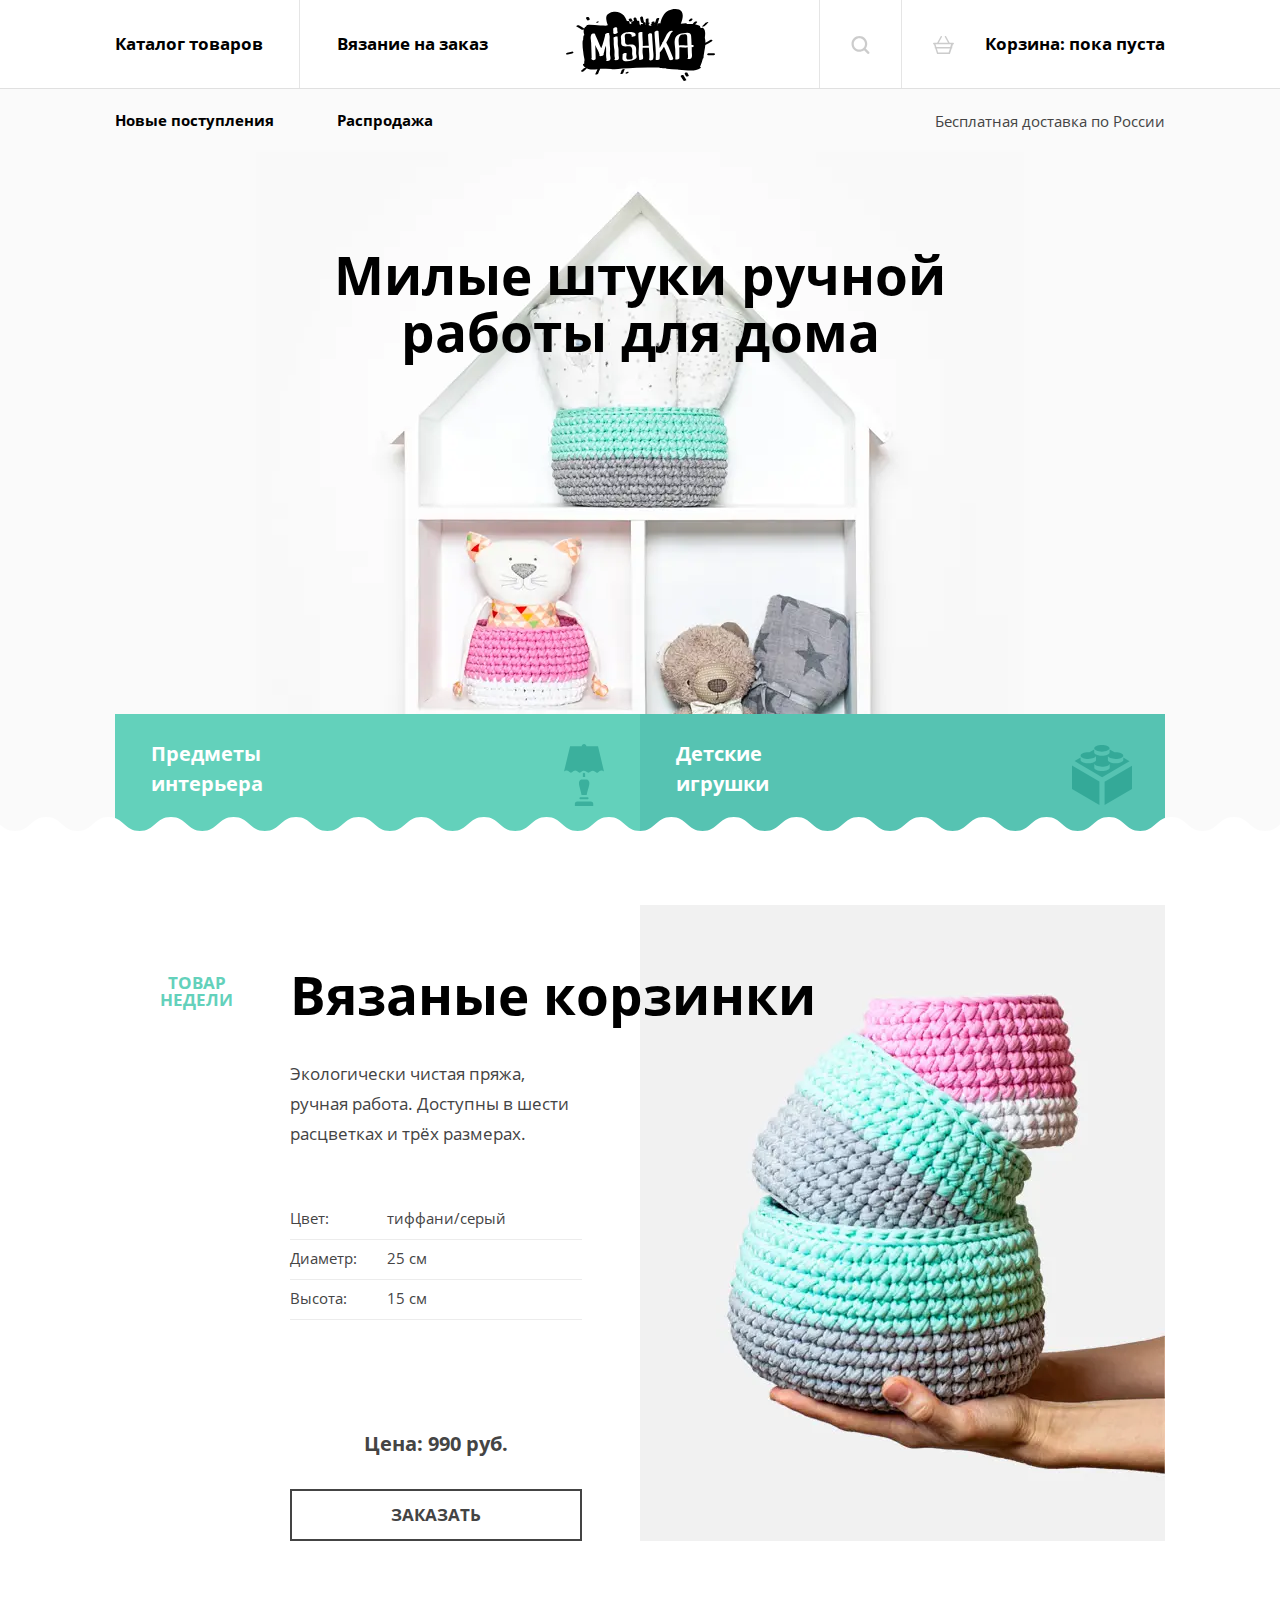
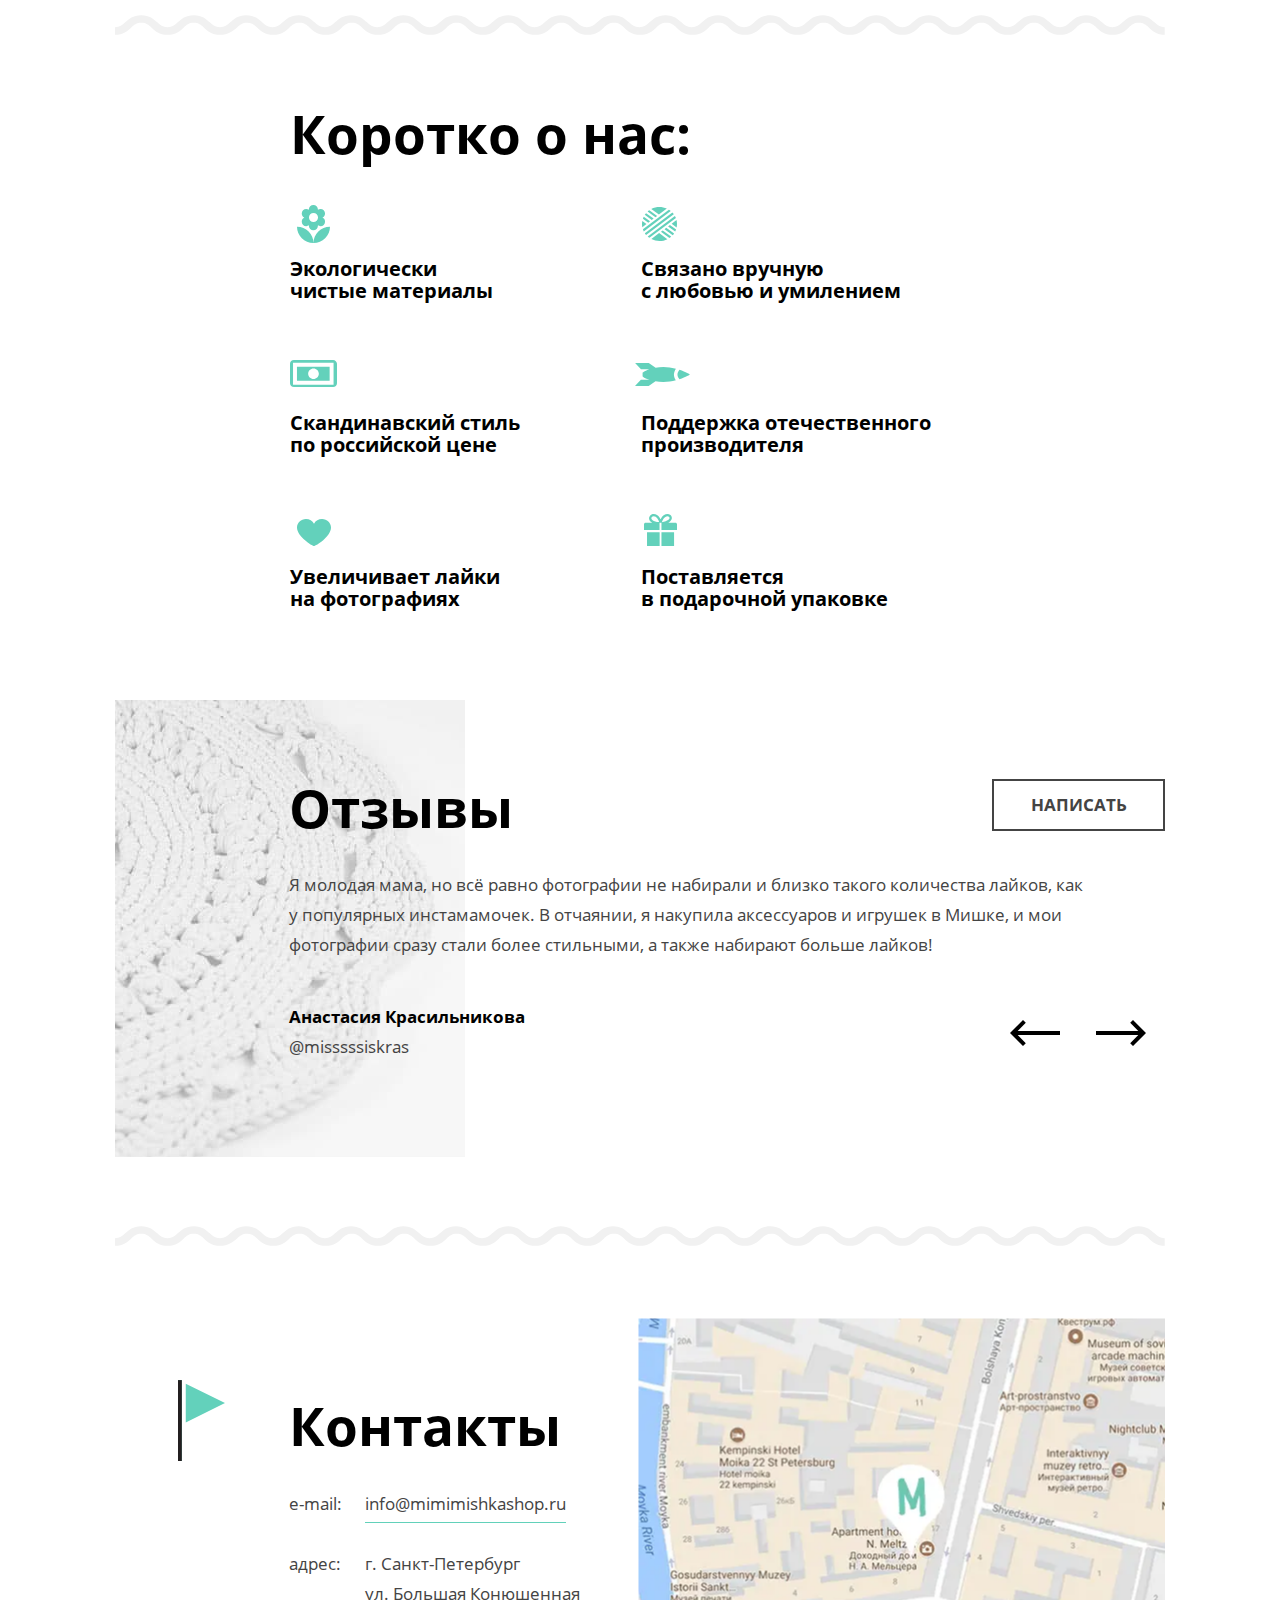
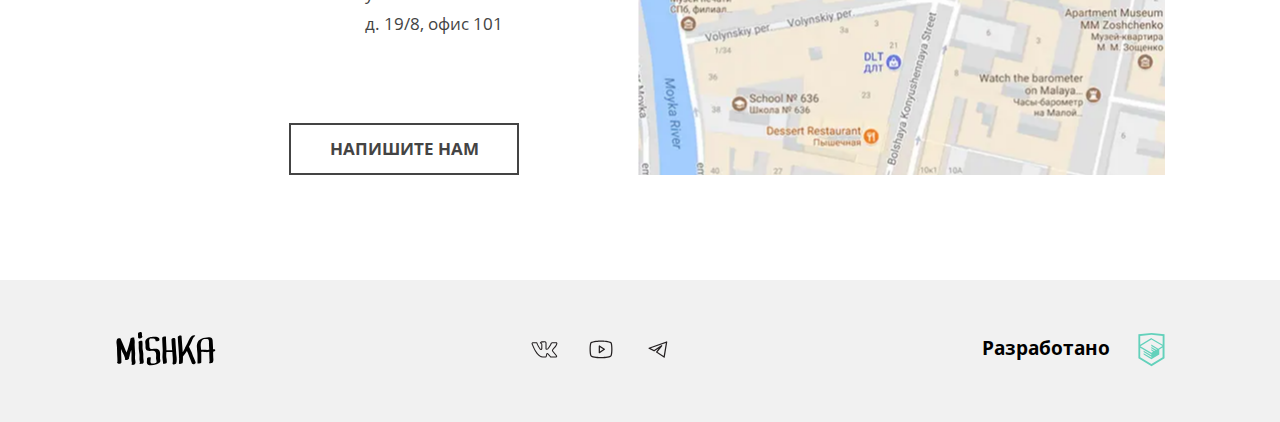
<file: docs/index.html>
<!DOCTYPE html><html lang="ru"><head><meta charset="utf-8"><meta name="viewport" content="width=device-width,initial-scale=1"><link rel="stylesheet" href="css/style.min.css"><link rel="preload" href="fonts/opensans.woff2" as="font" crossorigin="anonymous"><link rel="preload" href="fonts/opensans-bold.woff2" as="font" crossorigin="anonymous"><title>HTML Academy: Мишка</title><meta name="description" content="Учебный проект HTML Academy: Мишка. HTML и CSS. Адаптивная вёрстка и автоматизация."><link rel="icon" href="favicon.ico"><link rel="icon" href="img/favicons/icon.svg" type="image/svg+xml"><link rel="apple-touch-icon" href="img/favicons/apple.png"><!-- 180×180 --><link rel="manifest" href="manifest.webmanifest"></head><body class="page"><header class="page__main-header main-header no-js"><button class="main-header__toggle" type="button"><span class="visually-hidden">Открыть или закрыть меню навигации по сайту.</span></button><div class="main-header__wrapper"><nav class="main-header__nav"><a class="main-header__logo" href="index.html" aria-label="Перезагрузить страницу."><picture><source media="(min-width: 1150px)" srcset="img/content/mishka-logo-desktop.svg" width="149" height="72"><source media="(min-width: 768px)" srcset="img/content/mishka-logo-tablet.svg" width="113" height="46"><img class="main-header__logo-img" src="img/content/mishka-logo-mobile.svg" alt="Логотип интернет-магазина Мишка." width="86" height="35"></picture></a><ul class="main-header__nav-list"><li class="main-header__nav-item"><a class="main-header__nav-link" href="catalog.html">Каталог товаров</a></li><li class="main-header__nav-item"><a class="main-header__nav-link" href="form.html">Вязание на заказ</a></li></ul><ul class="main-header__additional-nav-list"><li class="main-header__additional-nav-item"><a class="main-header__additional-nav-link" href="javascript:undefined;">Новые поступления</a></li><li class="main-header__additional-nav-item"><a class="main-header__additional-nav-link" href="javascript:undefined;">Распродажа</a></li></ul></nav><div class="main-header__user-nav-wrapper"><div class="main-header__user-nav"><a class="main-header__user-nav-link main-header__user-nav-link--search" href="javascript:undefined;"><span class="main-header__user-nav-link-text">Поиск по сайту</span> </a><a class="main-header__user-nav-link main-header__user-nav-link--cart" href="javascript:undefined;">Корзина: пока пуста</a></div><span class="main-header__text">Бесплатная доставка по России</span></div></div></header><main class="page__page-main"><section class="page__hero hero hero--index"><h1 class="hero__title title">Милые штуки ручной<br>работы для дома</h1><picture class="hero__img-wrapper"><source type="image/webp" media="(min-width: 768px)" srcset="img/content/hero-tablet@1x.webp, img/content/hero-tablet@2x.webp 2x" width="768" height="746"><source type="image/webp" srcset="img/content/hero-mobile@1x.webp, img/content/hero-mobile@2x.webp 2x" width="320" height="373"><source media="(min-width: 768px)" srcset="img/content/hero-tablet@1x.jpg, img/content/hero-tablet@2x.jpg 2x" width="768" height="746"><img class="hero__img" src="img/content/hero-mobile@1x.jpg" srcset="img/content/hero-mobile@2x.jpg 2x" width="320" height="373" alt="Наши вязанные корзинки и игрушки ручной работы."></picture><ul class="hero__categories-list"><li class="hero__categories-item"><a class="hero__categories-link hero__categories-link--interior" href="javascript:undefined;"><span class="hero__categories-text">Предметы<br>интерьера</span> <svg class="hero__categories-img" aria-hidden="true" focusable="false" width="40" height="62"><use xlink:href="img/stack.svg#interior"></use></svg></a></li><li class="hero__categories-item"><a class="hero__categories-link hero__categories-link--toys" href="javascript:undefined;"><span class="hero__categories-text">Детские<br>игрушки</span> <svg class="hero__categories-img" aria-hidden="true" focusable="false" width="60" height="60"><use xlink:href="img/stack.svg#toys"></use></svg></a></li></ul></section><section class="page__week-product page__has-line week-product"><div class="week-product__wrapper"><h2 class="week-product__title">Товар недели</h2><h3 class="week-product__subtitle">Вязаные корзинки</h3><div class="week-product__content"><p class="week-product__text">Экологически чистая пряжа, ручная работа. Доступны в шести расцветках и трёх размерах.</p><dl class="week-product__description"><div class="week-product__description-container"><dt class="week-product__description-term">Цвет:</dt><dd class="week-product__description-definition">тиффани/серый</dd></div><div class="week-product__description-container"><dt class="week-product__description-term">Диаметр:</dt><dd class="week-product__description-definition">25 см</dd></div><div class="week-product__description-container"><dt class="week-product__description-term">Высота:</dt><dd class="week-product__description-definition">15 см</dd></div></dl></div><picture class="week-product__img-wrapper"><source type="image/webp" media="(min-width: 1150px)" srcset="img/content/triple-set-desktop@1x.webp, img/content/triple-set-desktop@2x.webp 2x" width="525" height="636"><source type="image/webp" media="(min-width: 768px)" srcset="img/content/triple-set-tablet@1x.webp, img/content/triple-set-tablet@2x.webp 2x" width="334" height="404"><source type="image/webp" srcset="img/content/triple-set-mobile@1x.webp, img/content/triple-set-mobile@2x.webp 2x" width="260" height="315"><source media="(min-width: 1150px)" srcset="img/content/triple-set-desktop@1x.jpg, img/content/triple-set-desktop@2x.jpg 2x" width="525" height="636"><source media="(min-width: 768px)" srcset="img/content/triple-set-tablet@1x.jpg, img/content/triple-set-tablet@2x.jpg 2x" width="334" height="404"><img class="week-product__img" src="img/content/triple-set-mobile@1x.jpg" srcset="img/content/triple-set-mobile@1x.jpg 2x" width="260" height="315" alt="Три круглые корзинки, вставляющиеся друг в друга." loading="lazy"></picture><p class="week-product__price">Цена: 990 руб.</p><a class="week-product__button button button--neutral open-button" href="javascript:undefined;">Заказать</a></div></section><section class="page__advantages advantages"><div class="advantages__wrapper"><h2 class="advantages__title">Коротко о нас:</h2><ul class="advantages__list"><li class="advantages__item advantages__item--eco">Экологически чистые&nbsp;материалы</li><li class="advantages__item advantages__item--price">Скандинавский стиль по&nbsp;российской цене</li><li class="advantages__item advantages__item--like">Увеличивает лайки на&nbsp;фотографиях</li><li class="advantages__item advantages__item--handmade">Связано вручную с&nbsp;любовью&nbsp;и&nbsp;умилением</li><li class="advantages__item advantages__item--patriot">Поддержка отечественного производителя</li><li class="advantages__item advantages__item--gift">Поставляется в&nbsp;подарочной&nbsp;упаковке</li></ul></div></section><section class="page__slider page__has-line slider"><div class="slider__wrapper"><h2 class="slider__title">Отзывы</h2><ul class="slider__list"><li class="slider__item slider__item--current"><div class="slider__content">Я&nbsp;молодая мама, но&nbsp;всё равно фотографии не&nbsp;набирали и&nbsp;близко такого количества лайков, как у&nbsp;популярных инстамамочек. В&nbsp;отчаянии, я&nbsp;накупила аксессуаров и&nbsp;игрушек в&nbsp;Мишке, и&nbsp;мои фотографии сразу стали более стильными, а&nbsp;также набирают больше лайков!</div><p class="slider__caption"><span class="slider__caption-author">Анастасия Красильникова</span> <span class="slider__caption-address">@misssssiskras</span></p></li><li class="slider__item"><div class="slider__content">Текст</div><p class="slider__caption"><span class="slider__caption-author">Имя Фамилия</span> <span class="slider__caption-address">@...</span></p></li></ul><div class="slider__controls"><button class="slider__control slider__control--prev" type="button"><span class="visually-hidden">Предыдущий слайд.</span></button> <button class="slider__control slider__control--next" type="button"><span class="visually-hidden">Следующий слайд.</span></button></div><a class="slider__button button button--neutral" href="javascript:undefined;">Написать</a></div></section><section class="page__contacts contacts"><div class="contacts__container"><h2 class="contacts__title">Контакты</h2><address class="contacts__address"><dl class="contacts__description"><div class="contacts__description-container"><dt class="contacts__description-term">e-mail:</dt><dd class="contacts__description-definition"><a class="contacts__email" href="mailto:info@mimimishkashop.ru">info@mimimishkashop.ru</a></dd></div><div class="contacts__description-container"><dt class="contacts__description-term">адрес:</dt><dd class="contacts__description-definition">г. Санкт-Петербург ул.&nbsp;Большая Конюшенная д.&nbsp;19/8, офис 101</dd></div></dl></address></div><div class="contacts__map"><iframe class="contacts__map-iframe" src="https://www.google.com/maps/embed?pb=!1m18!1m12!1m3!1d1998.6036257198034!2d30.320472477071675!3d59.93871916209381!2m3!1f0!2f0!3f0!3m2!1i1024!2i768!4f13.1!3m3!1m2!1s0x4696310fca145cc1%3A0x62740c0ffcd8a91f!2z0JHQvtC70YzRiNCw0Y8g0JrQvtC90Y7RiNC10L3QvdCw0Y8g0YPQuy4sIDE5LzgsIDEwMSwg0KHQsNC90LrRgi3Qn9C10YLQtdGA0LHRg9GA0LMsIDE5MTE4Ng!5e0!3m2!1sru!2sru!4v1688456587509!5m2!1sru!2sru" width="320" height="454" allowfullscreen="" loading="lazy" referrerpolicy="no-referrer-when-downgrade" aria-label="Карта расположения магазина Мишка."></iframe><picture><source type="image/webp" media="(min-width: 1150px)" srcset="img/content/map-desktop@1x.webp, img/content/map-desktop@2x.webp 2x" width="527" height="457"><source type="image/webp" media="(min-width: 768px)" srcset="img/content/map-tablet@1x.webp, img/content/map-tablet@2x.webp 2x" width="768" height="457"><source type="image/webp" srcset="img/content/map-mobile@1x.webp, img/content/map-mobile@2x.webp 2x" width="320" height="454"><source media="(min-width: 1150px)" srcset="img/content/map-desktop@1x.png, img/content/map-desktop@2x.png 2x" width="527" height="457"><source media="(min-width: 768px)" srcset="img/content/map-tablet@1x.png, img/content/map-tablet@2x.png 2x" width="768" height="457"><img class="contacts__map-image" src="img/content/map-mobile@1x.png" srcset="img/content/map-mobile@2x.png 2x" width="320" height="454" alt="Карта расположения магазина Мишка." loading="lazy"></picture></div><a class="contacts__button button button--neutral" href="javascript:undefined;">Напишите нам</a></section></main><footer class="page__page-footer page-footer"><div class="page-footer__container"><a class="page-footer__logo" href="index.html" aria-label="Перезагрузить страницу."><svg class="page-footer__logo-img" role="img" aria-label="Логотип магазина Мишка." width="102" height="34"><use xlink:href="img/stack.svg#mishka-logo-footer"></use></svg></a><ul class="page-footer__social social"><li class="social__item"><a class="social__link social__link--vk" href="javascript:undefined;" target="_blank" rel="nofollow noopener"><span class="visually-hidden">Мишка во Вконтакте.</span></a></li><li class="social__item"><a class="social__link social__link--youtube" href="javascript:undefined;" target="_blank" rel="nofollow noopener"><span class="visually-hidden">Мишка на Ютуб.</span></a></li><li class="social__item"><a class="social__link social__link--telegram" href="javascript:undefined;" target="_blank" rel="nofollow noopener"><span class="visually-hidden">Мишка в Телеграм.</span></a></li></ul><a class="page-footer__copyright" href="https://htmlacademy.ru/intensive/adaptive" target="_blank" rel="nofollow noopener" aria-label="Перейти на сайт компании-разработчика HTML Academy."><span class="page-footer__copyright-text">Разработано</span> <svg class="page-footer__copyright-logo" role="img" aria-label="HTML Academy." width="27" height="34"><use xlink:href="img/stack.svg#html-academy-logo"></use></svg></a></div></footer><div class="modal"><section class="modal__content modal__to-cart to-cart"><h2 class="to-cart__title">Добавить в&nbsp;корзину</h2><form class="to-cart__form" action="https://echo.htmlacademy.ru/" method="post"><fieldset class="to-cart__group"><legend class="to-cart__legend">Выберите размер:</legend><ul class="to-cart__list"><li class="to-cart__item"><label class="to-cart__element"><input class="to-cart__radio visually-hidden" type="radio" name="size" value="s" checked="checked"> <span class="to-cart__radio-text">s</span></label></li><li class="to-cart__item"><label class="to-cart__element"><input class="to-cart__radio visually-hidden" type="radio" name="size" value="m"> <span class="to-cart__radio-text">m</span></label></li><li class="to-cart__item"><label class="to-cart__element"><input class="to-cart__radio visually-hidden" type="radio" name="size" value="l"> <span class="to-cart__radio-text">l</span></label></li></ul></fieldset><button class="to-cart__button button button--bright" type="submit">Добавить</button></form></section></div><script src="js/script.js"></script></body></html>
</file>
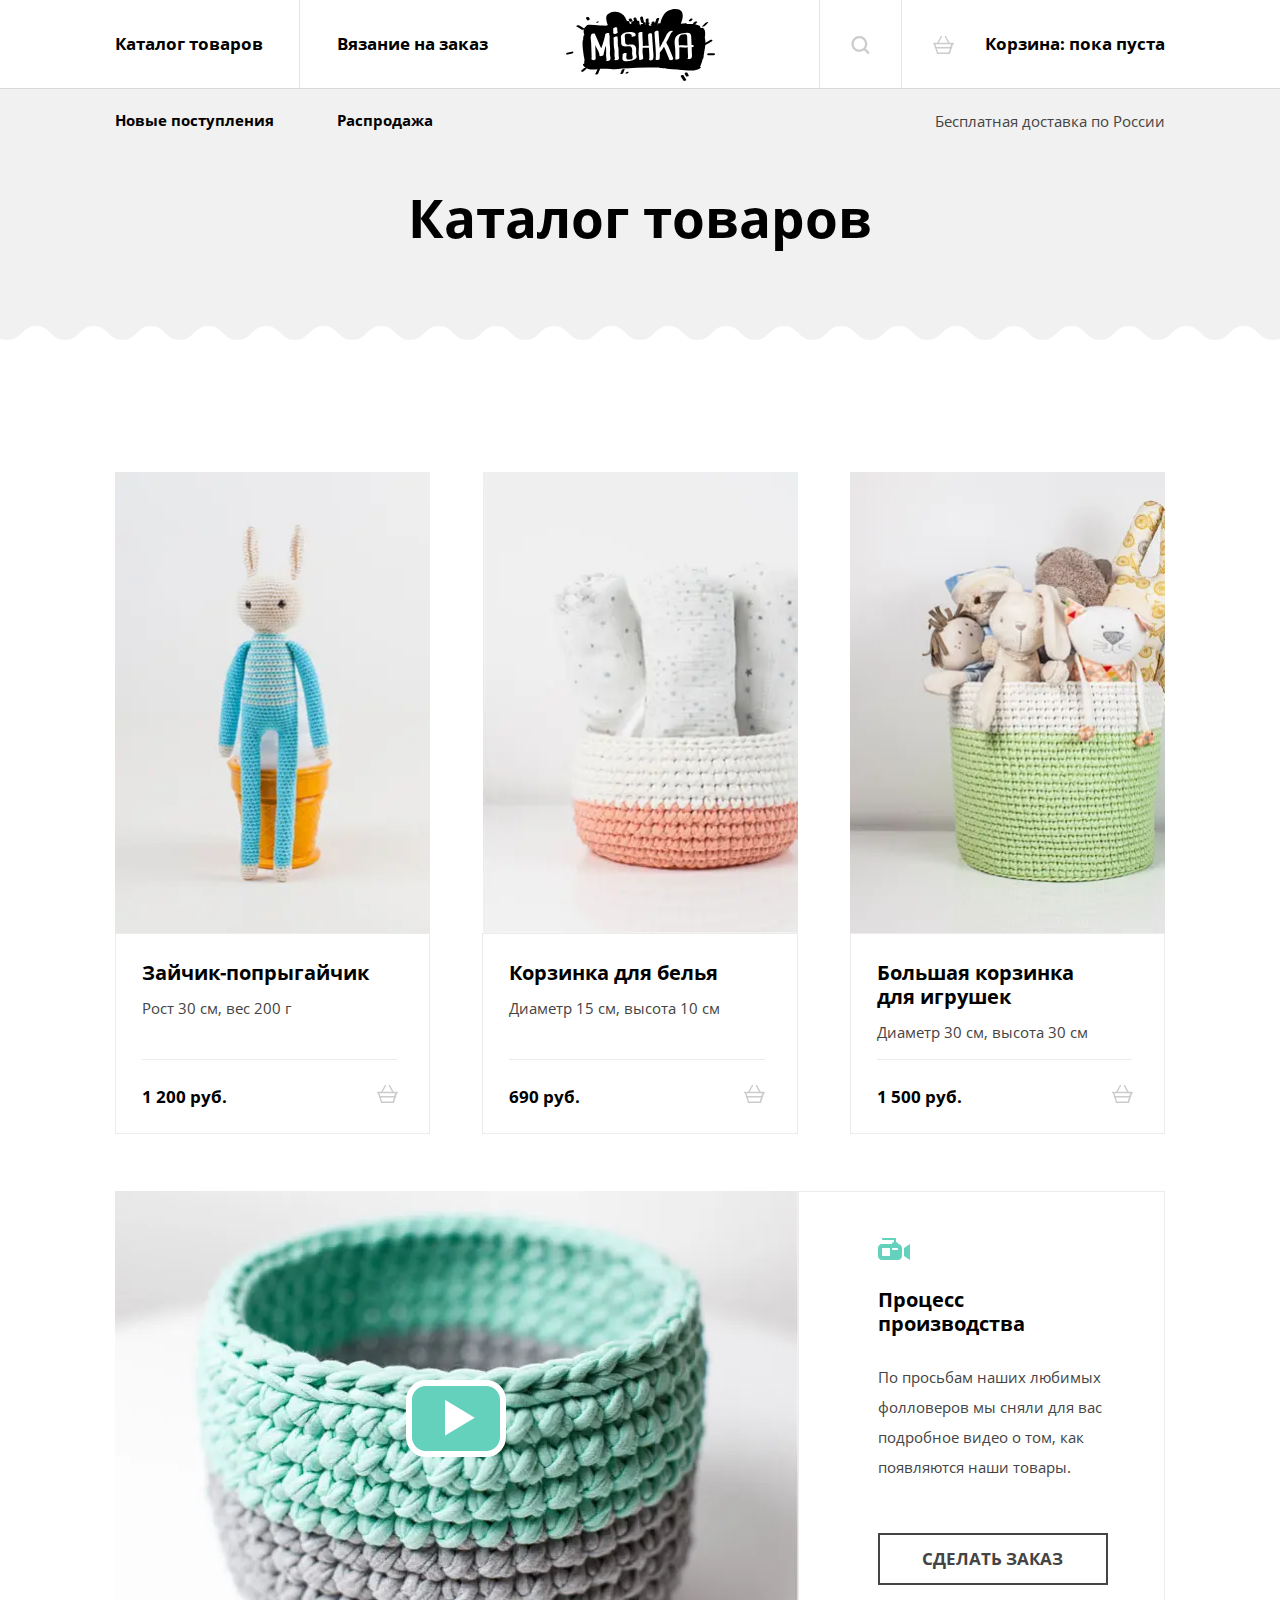
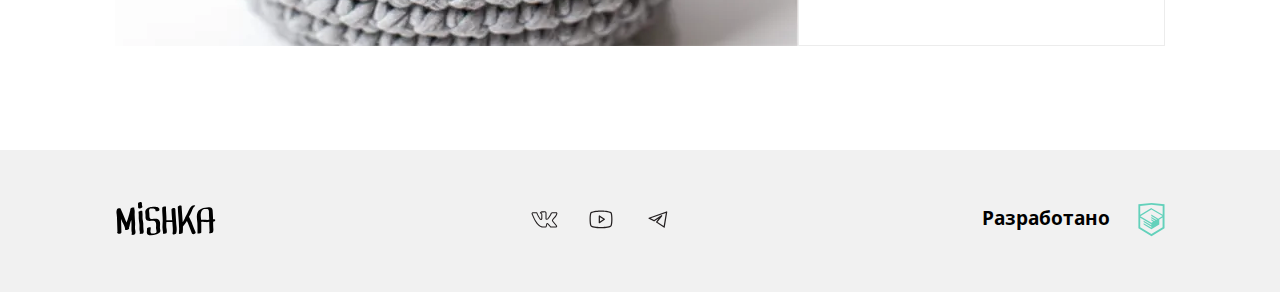
<file: docs/catalog.html>
<!DOCTYPE html><html lang="ru"><head><meta charset="utf-8"><meta name="viewport" content="width=device-width,initial-scale=1"><link rel="stylesheet" href="css/style.min.css"><link rel="preload" href="fonts/opensans.woff2" as="font" crossorigin="anonymous"><link rel="preload" href="fonts/opensans-bold.woff2" as="font" crossorigin="anonymous"><title>HTML Academy: Мишка, страница каталога.</title><meta name="description" content="Учебный проект HTML Academy: Мишка. HTML и CSS. Адаптивная вёрстка и автоматизация. Страница каталога."><link rel="icon" href="favicon.ico"><link rel="icon" href="img/favicons/icon.svg" type="image/svg+xml"><link rel="apple-touch-icon" href="img/favicons/apple.png"><!-- 180×180 --><link rel="manifest" href="manifest.webmanifest"></head><body class="page"><header class="page__main-header main-header main-header--inner no-js"><button class="main-header__toggle" type="button"><span class="visually-hidden">Открыть или закрыть меню навигации по сайту.</span></button><div class="main-header__wrapper"><nav class="main-header__nav"><a class="main-header__logo" href="index.html" aria-label="Перейти на главную страницу сайта Мишка."><picture><source media="(min-width: 1150px)" srcset="img/content/mishka-logo-desktop.svg" width="149" height="72"><source media="(min-width: 768px)" srcset="img/content/mishka-logo-tablet.svg" width="113" height="46"><img class="main-header__logo-img" src="img/content/mishka-logo-mobile.svg" alt="Логотип интернет-магазина Мишка." width="86" height="35"></picture></a><ul class="main-header__nav-list"><li class="main-header__nav-item"><span class="main-header__nav-link">Каталог товаров</span></li><li class="main-header__nav-item"><a class="main-header__nav-link" href="form.html">Вязание на заказ</a></li></ul><ul class="main-header__additional-nav-list"><li class="main-header__additional-nav-item"><a class="main-header__additional-nav-link" href="javascript:undefined;">Новые поступления</a></li><li class="main-header__nav-item"><a class="main-header__additional-nav-link" href="javascript:undefined;">Распродажа</a></li></ul></nav><div class="main-header__user-nav-wrapper"><div class="main-header__user-nav"><a class="main-header__user-nav-link main-header__user-nav-link--search" href="javascript:undefined;"><span class="main-header__user-nav-link-text">Поиск по сайту</span> </a><a class="main-header__user-nav-link main-header__user-nav-link--cart" href="javascript:undefined;">Корзина: пока пуста</a></div><span class="main-header__text">Бесплатная доставка по России</span></div></div></header><main class="page__page-main"><section class="page__hero page__hero--catalog hero hero--inner"><h1 class="hero__title">Каталог товаров</h1></section><section class="page__catalog catalog"><h2 class="visually-hidden">Популярные товары</h2><ul class="catalog__list"><li class="catalog__item"><a class="catalog__img-link" href="javascript:undefined;" aria-label="Переход на страницу товара."><picture class="catalog__img-wrapper"><source type="image/webp" media="(min-width: 1150px)" srcset="img/content/catalog/bunny-desktop@1x.webp, img/content/catalog/bunny-desktop@2x.webp 2x" width="316" height="462"><source type="image/webp" media="(min-width: 768px)" srcset="img/content/catalog/bunny-tablet@1x.webp, img/content/catalog/bunny-tablet@2x.webp 2x" width="334" height="334"><source type="image/webp" srcset="img/content/catalog/bunny-mobile@1x.webp, img/content/catalog/bunny-mobile@2x.webp 2x" width="260" height="195"><source media="(min-width: 1150px)" srcset="img/content/catalog/bunny-desktop@1x.jpg, img/content/catalog/bunny-desktop@2x.jpg 2x" width="316" height="462"><source media="(min-width: 768px)" srcset="img/content/catalog/bunny-tablet@1x.jpg, img/content/catalog/bunny-tablet@2x.jpg 2x" width="334" height="334"><img class="catalog__img" src="img/content/catalog/bunny-mobile@1x.jpg" srcset="img/content/catalog/bunny-mobile@2x.jpg 2x" width="260" height="195" alt=""></picture></a><div class="catalog__content"><a class="catalog__subtitle" href="javascript:undefined;">Зайчик-попрыгайчик</a><p class="catalog__description">Рост 30 см, вес 200 г</p><div class="catalog__wrapper"><span class="catalog__price">1 200 руб.</span> <a class="catalog__cart-button open-button" href="javascript:undefined;"><span class="visually-hidden">Добавить в корзину.</span></a></div></div></li><li class="catalog__item"><a class="catalog__img-link" href="javascript:undefined;" aria-label="Переход на страницу товара."><picture class="catalog__img-wrapper"><source type="image/webp" media="(min-width: 1150px)" srcset="img/content/catalog/laundry-basket-desktop@1x.webp, img/content/catalog/laundry-basket-desktop@2x.webp 2x" width="316" height="462"><source type="image/webp" media="(min-width: 768px)" srcset="img/content/catalog/laundry-basket-tablet@1x.webp, img/content/catalog/laundry-basket-tablet@2x.webp 2x" width="334" height="334"><source type="image/webp" srcset="img/content/catalog/laundry-basket-mobile@1x.webp, img/content/catalog/laundry-basket-mobile@2x.webp 2x" width="260" height="195"><source media="(min-width: 1150px)" srcset="img/content/catalog/laundry-basket-desktop@1x.jpg, img/content/catalog/laundry-basket-desktop@2x.jpg 2x" width="316" height="462"><source media="(min-width: 768px)" srcset="img/content/catalog/laundry-basket-tablet@1x.jpg, img/content/catalog/laundry-basket-tablet@2x.jpg 2x" width="334" height="334"><img class="catalog__img" src="img/content/catalog/laundry-basket-mobile@1x.jpg" srcset="img/content/catalog/laundry-basket-mobile@2x.jpg 2x" width="260" height="195" alt=""></picture></a><div class="catalog__content"><a class="catalog__subtitle" href="javascript:undefined;">Корзинка для белья</a><p class="catalog__description">Диаметр 15 см, высота 10 см</p><div class="catalog__wrapper"><span class="catalog__price">690 руб.</span> <a class="catalog__cart-button open-button" href="javascript:undefined;"><span class="visually-hidden">Добавить в корзину.</span></a></div></div></li><li class="catalog__item"><a class="catalog__img-link" href="javascript:undefined;" aria-label="Переход на страницу товара."><picture class="catalog__img-wrapper"><source type="image/webp" media="(min-width: 1150px)" srcset="img/content/catalog/large-basket-desktop@1x.webp, img/content/catalog/large-basket-desktop@2x.webp 2x" width="316" height="462"><source type="image/webp" media="(min-width: 768px)" srcset="img/content/catalog/large-basket-tablet@1x.webp, img/content/catalog/large-basket-tablet@2x.webp 2x" width="334" height="334"><source type="image/webp" srcset="img/content/catalog/large-basket-mobile@1x.webp, img/content/catalog/large-basket-mobile@2x.webp 2x" width="260" height="195"><source media="(min-width: 1150px)" srcset="img/content/catalog/large-basket-desktop@1x.jpg, img/content/catalog/large-basket-desktop@2x.jpg 2x" width="316" height="462"><source media="(min-width: 768px)" srcset="img/content/catalog/large-basket-tablet@1x.jpg, img/content/catalog/large-basket-tablet@2x.jpg 2x" width="334" height="334"><img class="catalog__img" src="img/content/catalog/large-basket-mobile@1x.jpg" srcset="img/content/catalog/large-basket-mobile@2x.jpg 2x" width="260" height="195" alt=""></picture></a><div class="catalog__content"><a class="catalog__subtitle" href="javascript:undefined;">Большая корзинка для&nbsp;игрушек</a><p class="catalog__description">Диаметр 30 см, высота 30 см</p><div class="catalog__wrapper"><span class="catalog__price">1 500 руб.</span> <a class="catalog__cart-button open-button" href="javascript:undefined;"><span class="visually-hidden">Добавить в корзину.</span></a></div></div></li></ul></section><section class="page__manufacturing manufacturing"><div class="manufacturing__wrapper"><h2 class="manufacturing__title">Процесс производства</h2><div class="manufacturing__player"><picture class="manufacturing__preview-wrapper"><source type="image/webp" media="(min-width: 1150px)" srcset="img/content/preview-desktop@1x.webp, img/content/preview-desktop@2x.webp 2x" width="683" height="455"><source type="image/webp" media="(min-width: 768px)" srcset="img/content/preview-tablet@1x.webp, img/content/preview-tablet@2x.webp 2x" width="668" height="455"><source type="image/webp" srcset="img/content/preview-mobile@1x.webp, img/content/preview-mobile@2x.webp 2x" width="260" height="150"><source media="(min-width: 1150px)" srcset="img/content/preview-desktop@1x.jpg, img/content/preview-desktop@2x.jpg 2x" width="683" height="455"><source media="(min-width: 768px)" srcset="img/content/preview-tablet@1x.jpg, img/content/preview-tablet@2x.jpg 2x" width="668" height="455"><img class="manufacturing__preview" src="img/content/preview-mobile@1x.jpg" srcset="img/content/preview-mobile@2x.jpg 2x" width="260" height="150" alt="Процесс производства наших товаров."></picture><a class="manufacturing__player-control" href="javascript:undefined;"><span class="visually-hidden">Начать показ.</span></a></div><p class="manufacturing__text">По просьбам наших любимых фолловеров мы сняли для вас подробное видео о том, как появляются наши товары.</p><a class="manufacturing__button button button--neutral" href="javascript:undefined;">Сделать заказ</a></div></section></main><footer class="page__page-footer page-footer"><div class="page-footer__container"><a class="page-footer__logo" href="index.html" aria-label="Перейти на главную страницу сайта Мишка."><svg class="page-footer__logo-img" role="img" aria-label="Логотип магазина Мишка." width="102" height="34"><use xlink:href="img/stack.svg#mishka-logo-footer"></use></svg></a><ul class="page-footer__social social"><li class="social__item"><a class="social__link social__link--vk" href="javascript:undefined;" target="_blank" rel="nofollow noopener"><span class="visually-hidden">Мишка во Вконтакте.</span></a></li><li class="social__item"><a class="social__link social__link--youtube" href="javascript:undefined;" target="_blank" rel="nofollow noopener"><span class="visually-hidden">Мишка на Ютуб.</span></a></li><li class="social__item"><a class="social__link social__link--telegram" href="javascript:undefined;" target="_blank" rel="nofollow noopener"><span class="visually-hidden">Мишка в Телеграм.</span></a></li></ul><a class="page-footer__copyright" href="https://htmlacademy.ru/intensive/adaptive" target="_blank" rel="nofollow noopener" aria-label="Перейти на сайт компании-разработчика HTML Academy."><span class="page-footer__copyright-text">Разработано</span> <svg class="page-footer__copyright-logo" role="img" aria-label="HTML Academy." width="27" height="34"><use xlink:href="img/stack.svg#html-academy-logo"></use></svg></a></div></footer><div class="modal"><section class="modal__content modal__to-cart to-cart"><h2 class="to-cart__title">Добавить в&nbsp;корзину</h2><form class="to-cart__form" action="https://echo.htmlacademy.ru/" method="post"><fieldset class="to-cart__group"><legend class="to-cart__legend">Выберите размер:</legend><ul class="to-cart__list"><li class="to-cart__item"><label class="to-cart__element"><input class="to-cart__radio visually-hidden" type="radio" name="size" value="s" checked="checked"> <span class="to-cart__radio-text">s</span></label></li><li class="to-cart__item"><label class="to-cart__element"><input class="to-cart__radio visually-hidden" type="radio" name="size" value="m"> <span class="to-cart__radio-text">m</span></label></li><li class="to-cart__item"><label class="to-cart__element"><input class="to-cart__radio visually-hidden" type="radio" name="size" value="l"> <span class="to-cart__radio-text">l</span></label></li></ul></fieldset><button class="to-cart__button button button--bright" type="submit">Добавить</button></form></section></div><script src="js/script.js"></script></body></html>
</file>
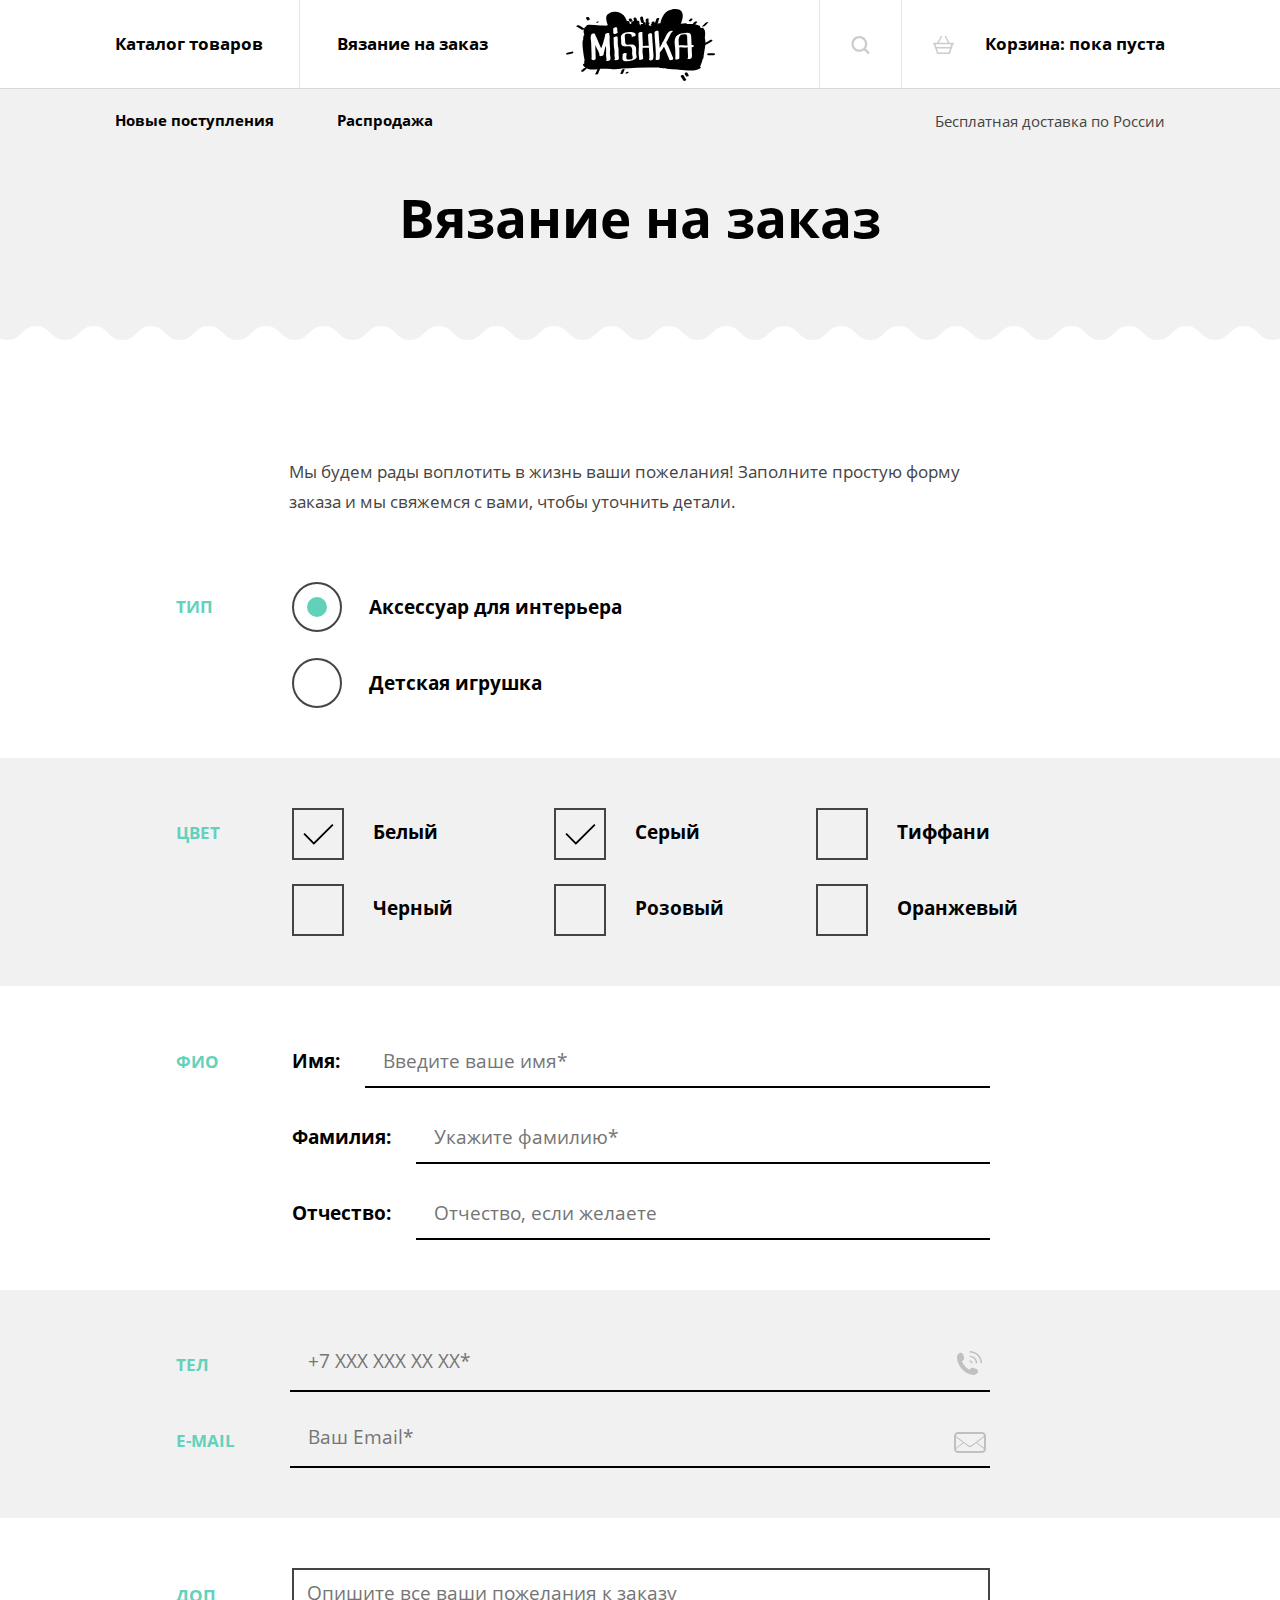
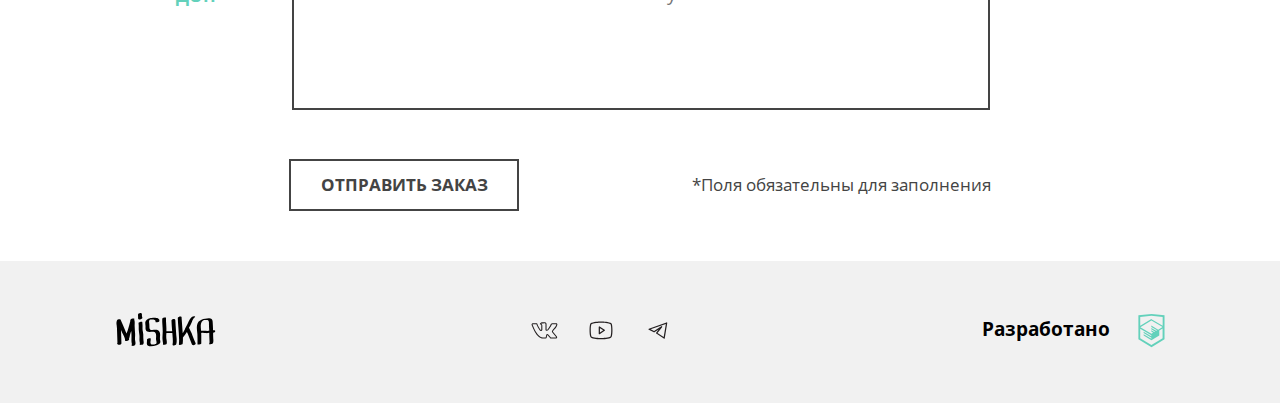
<file: docs/form.html>
<!DOCTYPE html><html lang="ru"><head><meta charset="utf-8"><meta name="viewport" content="width=device-width,initial-scale=1"><link rel="stylesheet" href="css/style.min.css"><link rel="preload" href="fonts/opensans.woff2" as="font" crossorigin="anonymous"><link rel="preload" href="fonts/opensans-bold.woff2" as="font" crossorigin="anonymous"><title>HTML Academy: Мишка, страница формы.</title><meta name="description" content="Учебный проект HTML Academy: Мишка. HTML и CSS. Адаптивная вёрстка и автоматизация. Страница формы."><link rel="icon" href="favicon.ico"><link rel="icon" href="img/favicons/icon.svg" type="image/svg+xml"><link rel="apple-touch-icon" href="img/favicons/apple.png"><!-- 180×180 --><link rel="manifest" href="manifest.webmanifest"></head><body class="page"><header class="page__main-header main-header main-header--inner no-js"><button class="main-header__toggle" type="button"><span class="visually-hidden">Открыть или закрыть меню навигации по сайту.</span></button><div class="main-header__wrapper"><nav class="main-header__nav"><a class="main-header__logo" href="index.html" aria-label="Перейти на главную страницу сайта Мишка."><picture><source media="(min-width: 1150px)" srcset="img/content/mishka-logo-desktop.svg" width="149" height="72"><source media="(min-width: 768px)" srcset="img/content/mishka-logo-tablet.svg" width="113" height="46"><img class="main-header__logo-img" src="img/content/mishka-logo-mobile.svg" alt="Логотип интернет-магазина Мишка." width="86" height="35"></picture></a><ul class="main-header__nav-list"><li class="main-header__nav-item"><a class="main-header__nav-link" href="catalog.html">Каталог товаров</a></li><li class="main-header__nav-item"><span class="main-header__nav-link">Вязание на заказ</span></li></ul><ul class="main-header__additional-nav-list"><li class="main-header__additional-nav-item"><a class="main-header__additional-nav-link" href="javascript:undefined;">Новые поступления</a></li><li class="main-header__nav-item"><a class="main-header__additional-nav-link" href="javascript:undefined;">Распродажа</a></li></ul></nav><div class="main-header__user-nav-wrapper"><div class="main-header__user-nav"><a class="main-header__user-nav-link main-header__user-nav-link--search" href="javascript:undefined;"><span class="main-header__user-nav-link-text">Поиск по сайту</span> </a><a class="main-header__user-nav-link main-header__user-nav-link--cart" href="javascript:undefined;">Корзина: пока пуста</a></div><span class="main-header__text">Бесплатная доставка по России</span></div></div></header><main class="page__page-main"><section class="page__hero page__hero--form hero hero--inner"><h1 class="hero__title">Вязание на заказ</h1></section><form class="page__form form" action="https://echo.htmlacademy.ru/" method="post"><div class="form__container"><h2 class="visually-hidden">Оформить заказ</h2><p class="form__description">Мы будем рады воплотить в жизнь ваши пожелания! Заполните простую форму заказа и мы свяжемся с вами, чтобы уточнить детали.</p><fieldset class="form__group form__group--type"><h3 class="form__legend">Тип</h3><ul class="form__list"><li class="form__item"><label class="form__element radio-input"><input class="radio-input__input" type="radio" name="type" value="interior" checked="checked"> <span class="radio-input__text">Аксессуар для интерьера</span></label></li><li class="form__item"><label class="form__element radio-input"><input class="radio-input__input" type="radio" name="type" value="toy"> <span class="radio-input__text">Детская игрушка</span></label></li></ul></fieldset><fieldset class="form__group form__group--color form__group--has-background"><h3 class="form__legend">Цвет</h3><ul class="form__list form__list--columns"><li class="form__item"><label class="form__element checkbox-input"><input class="checkbox-input__input" type="checkbox" name="color" value="white" checked="checked"> <span class="checkbox-input__text">Белый</span></label></li><li class="form__item"><label class="checkbox-input"><input class="checkbox-input__input" type="checkbox" name="color" value="grey" checked="checked"> <span class="checkbox-input__text">Серый</span></label></li><li class="form__item"><label class="checkbox-input"><input class="checkbox-input__input" type="checkbox" name="color" value="Tiffany"> <span class="checkbox-input__text">Тиффани</span></label></li><li class="form__item"><label class="checkbox-input"><input class="checkbox-input__input" type="checkbox" name="color" value="black"> <span class="checkbox-input__text">Черный</span></label></li><li class="form__item"><label class="checkbox-input"><input class="checkbox-input__input" type="checkbox" name="color" value="pink"> <span class="checkbox-input__text">Розовый</span></label></li><li class="form__item"><label class="checkbox-input"><input class="checkbox-input__input" type="checkbox" name="color" value="orange"> <span class="checkbox-input__text">Оранжевый</span></label></li></ul></fieldset><fieldset class="form__group form__group--user-info"><h3 class="form__legend">ФИО</h3><ul class="form__list"><li class="form__item"><label class="form__field input"><span class="input__label">Имя:</span> <input class="input__input" type="text" name="user-name" placeholder="Введите ваше имя*" required></label></li><li class="form__item"><label class="form__field input"><span class="input__label">Фамилия:</span> <input class="input__input" type="text" name="user-surname" placeholder="Укажите фамилию*" required></label></li><li class="form__item"><label class="form__field input"><span class="input__label">Отчество:</span> <input class="input__input" type="text" name="user-patronymic" placeholder="Отчество, если желаете"></label></li></ul></fieldset><fieldset class="form__group form__group--user-contacts form__group--has-background"><h3 class="visually-hidden">Контактые данные</h3><ul class="form__list"><li class="form__field input input--has-icon input--icon-tel"><label for="user-tel" class="form__legend form__legend--label input__label">Тел</label><p class="input__input-wrapper"><input class="input__input" type="tel" name="user-tel" id="user-tel" placeholder="+7 ХХХ ХХХ ХХ ХХ*" required> <span class="input__icon"></span></p></li><li class="form__field input input--has-icon input--icon-email"><label for="user-email" class="form__legend form__legend--label input__label">E-mail</label><p class="input__input-wrapper"><input class="input__input" type="email" name="user-email" id="user-email" placeholder="Ваш Email*" required> <span class="input__icon"></span></p></li></ul></fieldset><fieldset class="form__group form__group--textarea"><h3 class="form__legend">Доп</h3><textarea class="textarea" name="comment" placeholder="Опишите все ваши пожелания к заказу" aria-label="Опишите все ваши пожелания к заказу."></textarea></fieldset><div class="form__button-container"><span class="form__info">*Поля обязательны для заполнения</span> <button class="form__button button button--neutral" type="submit">Отправить заказ</button></div></div></form></main><footer class="page__page-footer page-footer"><div class="page-footer__container"><a class="page-footer__logo" href="index.html" aria-label="Перейти на главную страницу сайта Мишка."><svg class="page-footer__logo-img" role="img" aria-label="Логотип магазина Мишка." width="102" height="34"><use xlink:href="img/stack.svg#mishka-logo-footer"></use></svg></a><ul class="page-footer__social social"><li class="social__item"><a class="social__link social__link--vk" href="javascript:undefined;" target="_blank" rel="nofollow noopener"><span class="visually-hidden">Мишка во Вконтакте.</span></a></li><li class="social__item"><a class="social__link social__link--youtube" href="javascript:undefined;" target="_blank" rel="nofollow noopener"><span class="visually-hidden">Мишка на Ютуб.</span></a></li><li class="social__item"><a class="social__link social__link--telegram" href="javascript:undefined;" target="_blank" rel="nofollow noopener"><span class="visually-hidden">Мишка в Телеграм.</span></a></li></ul><a class="page-footer__copyright" href="https://htmlacademy.ru/intensive/adaptive" target="_blank" rel="nofollow noopener" aria-label="Перейти на сайт компании-разработчика HTML Academy."><span class="page-footer__copyright-text">Разработано</span> <svg class="page-footer__copyright-logo" role="img" aria-label="HTML Academy." width="27" height="34"><use xlink:href="img/stack.svg#html-academy-logo"></use></svg></a></div></footer><script src="js/script.js"></script></body></html>
</file>
<file: docs/css/style.min.css>
@font-face{font-style:normal;font-weight:400;font-family:"Open Sans";font-display:swap;src:url(../fonts/opensans.woff2)format("woff2"),url(../fonts/lato/opensans.woff)format("woff")}@font-face{font-style:normal;font-weight:700;font-family:"Open Sans";font-display:swap;src:url(../fonts/opensans-bold.woff2)format("woff2"),url(../fonts/oswald/opensans-bold.woff)format("woff")}*,::after,::before{box-sizing:border-box}html{height:100%}img{max-width:100%;height:auto;object-fit:contain}.visually-hidden{position:absolute;width:1px;height:1px;margin:-1px;padding:0;overflow:hidden;border:0;clip:rect(0 0 0 0)}.page{display:flex;flex-direction:column;min-width:320px;min-height:100%;margin:0;font-size:17px;line-height:24px;font-family:"Open Sans","Arial",sans-serif}@media (min-width:768px){.page{font-size:20px;line-height:24px}}.page__page-main{flex-grow:1}.page__has-line{position:relative}.page__has-line::after{content:"";position:absolute;right:0;bottom:0;left:0;height:6px;background-image:url(../img/stack.svg#zigzag-line);background-repeat:repeat-x;background-position:center bottom;background-size:320px 6px}@media (min-width:768px){.page__has-line::after{height:17px;background-size:772px 17px}}@media (min-width:1150px){.page__has-line::after{left:50%;width:1050px;height:32px;background-size:1050px 32px;transform:translateX(-50%)}.page__hero{margin-bottom:72px}}.page__hero--catalog{margin-bottom:30px}@media (min-width:768px){.page__hero--catalog{margin-bottom:80px}}@media (min-width:1150px){.page__hero--catalog{margin-bottom:130px}}.page__hero--form{margin-bottom:17px}@media (min-width:768px){.page__hero--form{margin-bottom:67px}}@media (min-width:1150px){.page__hero--form{margin-bottom:115px}}.page__advantages{margin-bottom:58px}@media (min-width:768px){.page__advantages{margin-bottom:83px}}@media (min-width:1150px){.page__advantages{margin-bottom:90px}}.page__contacts{margin-bottom:39px}@media (min-width:768px){.page__contacts{margin-bottom:57px}}.page__catalog{margin-bottom:30px}@media (min-width:768px){.page__catalog{margin-bottom:53px}}@media (min-width:1150px){.page__catalog{margin-bottom:57px}}.page__manufacturing{margin-bottom:58px}@media (min-width:768px){.page__manufacturing{margin-bottom:66px}}@media (min-width:1150px){.page__manufacturing{margin-bottom:104px}}.page__form{margin-bottom:55px}@media (min-width:768px){.page__form{margin-bottom:48px}}.page__page-footer{margin-top:auto}.button{display:inline-flex;justify-content:center;font-weight:700;font-size:18px;line-height:20px;font-family:inherit;text-align:center;text-transform:uppercase;text-decoration:none;background-color:#fff;border:0;cursor:pointer}@media (min-width:768px){.button{font-size:17px}}.button--neutral{padding:14px 20px;color:#444;border:2px solid #444;transition:color .3s,background-color .3s}.button--neutral:hover{color:#fff;background-color:#444}.button--neutral:active{color:rgba(255,255,255,.3);background-color:#444}.button--bright{padding:18px;color:#fff;background-color:#63d1bb;transition:opacity .3s,background-color .3s}.button--bright:hover{background-color:#56c3b2}.button--bright:active{opacity:.5}.modal{position:fixed;top:0;left:0;z-index:5;display:none;width:100%;height:100%;background-color:rgba(255,255,255,.9)}.modal--opened{display:flex}.modal__content{position:relative;margin:auto;background:#fff;outline:1px solid #c6c6c6;box-shadow:0 5px 10px 0 rgba(0,1,1,.25)}.social{display:flex;flex-wrap:wrap;justify-content:center;padding:18px 0 20px;list-style-type:none;gap:15px}@media (min-width:768px){.social{padding:0}}.social__link{display:flex;justify-content:center;align-items:center;width:42px;height:42px}.social__link::before{content:"";display:block;width:28px;height:22px;background-color:#231f20;-webkit-mask-position:center;mask-position:center;-webkit-mask-repeat:no-repeat;mask-repeat:no-repeat}.social__link--vk::before{-webkit-mask-image:url(../img/stack.svg#vkontakte);mask-image:url(../img/stack.svg#vkontakte)}.social__link--youtube::before{-webkit-mask-image:url(../img/stack.svg#youtube);mask-image:url(../img/stack.svg#youtube)}.social__link--telegram::before{-webkit-mask-image:url(../img/stack.svg#telegram);mask-image:url(../img/stack.svg#telegram)}.social__link:hover::before{background-color:#46c1ae}.social__link:active::before{opacity:.3}@media (min-width:768px){.input{display:flex;flex-wrap:wrap;gap:25px}}.input__label{cursor:pointer}@media (min-width:768px){.input__label{font-size:19px;line-height:30px}}.input__input-wrapper{position:relative;margin:0}@media (min-width:768px){.input__input-wrapper{display:flex;margin-top:6px}}.input__input{width:100%;padding:14px 0;font-size:17px;line-height:23px;font-family:inherit;color:#444;background-color:transparent;border:0;border-radius:0;box-shadow:inset 0-2px 0 0#000}@media (min-width:768px){.input__input{flex-grow:1;width:auto;padding:0 18px 12px;font-size:19px;line-height:30px}}.input__input ::placeholder,.textarea ::placeholder{color:rgba(0,0,0,.3);opacity:1}.input__input:hover{box-shadow:inset 0-2px 0 0#62d1ba}.input__input:focus-visible{outline:0;box-shadow:inset 0-2px 0 0#62d1ba}.input__input:disabled{opacity:.3;pointer-events:none}.input--has-icon .input__input{padding-right:50px;padding-bottom:16px}.input__icon{position:absolute;background-color:rgba(0,0,0,.2);-webkit-mask-position:center;mask-position:center;-webkit-mask-repeat:no-repeat;mask-repeat:no-repeat}.input--icon-tel .input__icon{top:12px;right:7px;width:25px;height:24px;-webkit-mask-image:url(../img/stack.svg#phone);mask-image:url(../img/stack.svg#phone)}@media (min-width:768px){.input--icon-tel .input__icon{top:5px;right:26px}}@media (min-width:1150px){.input--icon-tel .input__icon{right:8px}}.input--icon-email .input__icon{top:17px;right:3px;width:32px;height:21px;-webkit-mask-image:url(../img/stack.svg#mail);mask-image:url(../img/stack.svg#mail)}@media (min-width:768px){.input--icon-email .input__icon{top:10px;right:22px}}@media (min-width:1150px){.input--icon-email .input__icon{right:4px}}.input__input:hover+.input__icon{background-color:#62d1ba}.input__input:focus-visible+.input__icon{background-color:#62d1ba}@supports not selector(:focus-visible){.input__input:focus+.input__icon{background-color:#62d1ba}}.textarea{width:100%;height:142px;padding:17px;font-weight:400;font-size:17px;line-height:18px;font-family:inherit;color:#000;background-color:transparent;border:2px solid #444;border-radius:0;resize:none}@media (min-width:768px){.textarea{padding:9px 15px;font-size:19px;line-height:30px}}@media (min-width:1150px){.textarea{padding:8px 13px}}.textarea:hover{border-color:#62d1ba}.textarea:focus-visible{border-color:#62d1ba;outline:0}.textarea:disabled{opacity:.3;pointer-events:none}.radio-input{display:grid;align-items:center;grid-template-columns:40px 1fr}@media (min-width:768px){.radio-input{grid-template-columns:50px 1fr}}.radio-input__input{display:flex;justify-content:center;align-items:center;width:40px;height:40px;margin:0;border:2px solid #444;border-radius:50%;cursor:pointer;-webkit-appearance:none;appearance:none}@media (min-width:768px){.radio-input__input{width:50px;height:50px}}.radio-input__input:hover{border-color:#62d1ba}.radio-input__input:active{border-color:rgba(0,0,0,.3)}.radio-input__input:disabled{border-color:rgba(0,0,0,.3);opacity:.3;pointer-events:none}.radio-input__input::after{content:"";display:none;width:16px;height:16px;background-color:#62d1ba;border-radius:50%}@media (min-width:768px){.radio-input__input::after{width:20px;height:20px}}.checkbox-input__input:checked::after,.radio-input__input:checked::after{display:block}.radio-input__text{padding:3px 0 0 19px;cursor:pointer}@media (min-width:768px){.radio-input__text{padding:0 0 0 27px;font-size:19px;line-height:30px}}.checkbox-input__input:disabled+.checkbox-input__text,.radio-input__input:disabled+.radio-input__text{cursor:default;opacity:.3}.checkbox-input{display:grid;grid-template-columns:38px 1fr}@media (min-width:768px){.checkbox-input{grid-template-columns:52px 1fr}}.checkbox-input__input{display:flex;justify-content:center;align-items:center;width:38px;height:38px;margin:0;border:2px solid #444;cursor:pointer;-webkit-appearance:none;appearance:none}@media (min-width:768px){.checkbox-input__input{width:52px;height:52px}}.checkbox-input__input:hover{border-color:#62d1ba}.checkbox-input__input:active{border-color:rgba(0,0,0,.3)}.checkbox-input__input:disabled{border-color:rgba(0,0,0,.3);opacity:.3;pointer-events:none}.checkbox-input__input::after{content:"";display:none;width:23px;height:16px;background-image:url(../img/stack.svg#tick);background-repeat:no-repeat;background-position:center;background-size:23px 16px}@media (min-width:768px){.checkbox-input__input::after{width:32px;height:22px;background-size:32px 22px}}.checkbox-input__text{padding:10px 0 0 23px;cursor:pointer}@media (min-width:768px){.checkbox-input__text{padding:9px 0 0 29px;font-size:19px;line-height:30px}}.main-header{position:relative;display:flex;justify-content:center;min-height:79px}@media (min-width:768px){.main-header{overflow:hidden;background-color:#fafafa}.main-header--inner{background-color:#f1f1f1}}.main-header__toggle{position:absolute;top:0;right:0;z-index:4;display:flex;justify-content:center;width:79px;height:79px;padding-top:32px;background-color:transparent;border:0;cursor:pointer}@media (min-width:768px){.main-header__toggle{display:none}}.main-header__toggle:hover{opacity:.6}.main-header__toggle:active{opacity:.8}.main-header__toggle::before{content:"";width:20px;height:2px;background-color:#231f20;box-shadow:0 6px 0#231f20,0 12px 0#231f20}.is-open .main-header__toggle::after,.is-open .main-header__toggle::before{content:"";position:absolute;top:38px;left:25px;width:26px;height:2px;background-color:#000}.is-open .main-header__toggle::before{box-shadow:none;transform:rotate(44deg)}.is-open .main-header__toggle::after{transform:rotate(-44deg)}.no-js .main-header__toggle{display:none}.main-header__wrapper{position:absolute;top:0;right:0;left:0;z-index:3;background-color:#fff;box-shadow:inset 0-1px 0 0#ececec}@media (min-width:768px){.main-header__wrapper{position:relative;display:grid;width:100%;max-width:1150px;margin:0 auto;padding:0 50px;background-color:transparent;box-shadow:none;grid-template-columns:46% 1fr}}@media (min-width:1150px){.main-header__wrapper{display:grid;grid-template-areas:"nav             logo  user-nav""additional-nav  .     text";grid-template-columns:1fr 149px 1fr}}.no-js .main-header__wrapper{position:relative;width:100%}.main-header__nav{display:flex;flex-direction:column;padding-top:22px;justify-items:center}@media (min-width:1150px){.main-header__nav{display:contents}}.main-header__logo{align-self:start;margin:0 auto 17px}@media (min-width:768px){.main-header__logo{margin:0 auto 17px 0}}@media (min-width:1150px){.main-header__logo{margin:9px 0 0;grid-area:logo}}.main-header__logo:hover{opacity:.6}.main-header__logo:active{opacity:.3}.main-header__logo-img{max-height:40px}@media (min-width:768px){.main-header__logo-img{max-height:50px}}@media (min-width:1150px){.main-header__logo-img{max-height:80px}}.main-header__nav-list{display:none;margin:0;padding:0;list-style-type:none}@media (min-width:768px){.main-header__nav-list{display:flex;flex-wrap:wrap;gap:0 37px}}@media (min-width:1150px){.main-header__nav-list{display:grid;order:-1;width:430px;grid-area:nav;grid-template-columns:43% 1fr}}.is-open .main-header__nav-list,.no-js .main-header__nav-list{display:block}@media (min-width:768px){.is-open .main-header__nav-list,.no-js .main-header__nav-list{display:flex}}@media (min-width:1150px){.main-header__nav-item{padding-right:20px}.main-header__nav-item:nth-child(odd){border-right:1px solid rgba(0,0,0,.1)}}.main-header__nav-link{position:relative;display:block;padding:28px 30px 27px 76px;font-weight:700;color:#000;text-decoration:none;box-shadow:inset 0 1px 0 0#ececec}@media (min-width:768px){.main-header__nav-link{margin:2px 0;padding:18px 0;font-size:15px;box-shadow:none}}@media (min-width:1150px){.main-header__nav-link{padding:30px 0;font-size:17px}}.main-header__additional-nav-link:hover,.main-header__nav-link[href]:hover{color:rgba(0,0,0,.6)}.main-header__additional-nav-link:active,.main-header__nav-link[href]:active{color:rgba(0,0,0,.3)}.main-header__nav-link[href]:focus-visible{z-index:1}.main-header__additional-nav-list{display:none}@media (min-width:1150px){.main-header__additional-nav-list{display:grid;justify-items:start;width:430px;margin:0;padding:2px 0;list-style-type:none;gap:0 37px;grid-area:additional-nav;grid-template-columns:43% 1fr}.main-header__additional-nav-item{padding-right:20px}}.main-header__additional-nav-link{font-weight:700;font-size:15px;color:#000;text-decoration:none}@media (min-width:1150px){.main-header__additional-nav-link{display:block;padding:18px 0}}.main-header__user-nav-wrapper{display:none}@media (min-width:768px){.main-header__user-nav-wrapper{display:grid;align-content:start;gap:20px}}@media (min-width:1150px){.main-header__user-nav-wrapper{display:contents}}.is-open .main-header__user-nav-wrapper,.no-js .main-header__user-nav-wrapper{display:block}@media (min-width:768px){.is-open .main-header__user-nav-wrapper,.no-js .main-header__user-nav-wrapper{display:grid}}@media (min-width:1150px){.is-open .main-header__user-nav-wrapper,.no-js .main-header__user-nav-wrapper{display:contents}}@media (min-width:768px){.main-header__user-nav{position:relative;display:flex;flex-wrap:wrap;justify-content:end}}@media (min-width:1150px){.main-header__user-nav{grid-area:user-nav}}@media (min-width:768px){.main-header__user-nav::before{content:"";position:absolute;top:0;left:50%;z-index:-1;width:200vw;height:100%;background-color:#fff;box-shadow:0 1px 0 0 rgba(0,0,0,.1);transform:translateX(-50%)}}.main-header__user-nav-link{position:relative;display:block;padding:28px 30px 27px 76px;font-weight:700;color:#000;text-decoration:none;box-shadow:inset 0 1px 0 0#ececec}@media (min-width:768px){.main-header__user-nav-link{max-width:265px;min-height:88px;padding:32px 0 32px 83px;font-size:17px;line-height:24px;text-align:left}}@media (min-width:1150px){.main-header__user-nav-link{max-width:266px}}.main-header__user-nav-link:hover{color:rgba(0,0,0,.6)}.main-header__user-nav-link:active{color:rgba(0,0,0,.3)}.main-header__user-nav-link:focus-visible{z-index:1}@media (min-width:768px){.main-header__user-nav-link--search{align-self:start;box-shadow:inset 1px 0 0 0#e5e5e5,inset -1px 0 0 0#e5e5e5}}.main-header__user-nav-link--search::before{-webkit-mask-image:url(../img/stack.svg#search);mask-image:url(../img/stack.svg#search)}@media (min-width:768px){.main-header__user-nav-link--cart{box-shadow:none}}.main-header__user-nav-link--cart::before{-webkit-mask-image:url(../img/stack.svg#cart);mask-image:url(../img/stack.svg#cart)}.main-header__user-nav-link::before{content:"";position:absolute;top:32px;left:30px;width:21px;height:18px;background-color:rgba(0,0,0,.2);-webkit-mask-position:left;mask-position:left;-webkit-mask-repeat:no-repeat;mask-repeat:no-repeat}@media (min-width:768px){.main-header__user-nav-link::before{top:36px;left:31px}}.main-header__user-nav-link:hover::before{background-color:#63d1bb}.main-header__user-nav-link:active::before{opacity:.3}@media (min-width:768px){.main-header__user-nav-link-text{position:absolute;width:1px;height:1px;margin:-1px;padding:0;overflow:hidden;border:0;clip:rect(0 0 0 0)}}.main-header__text{display:none}@media (min-width:768px){.main-header__text{display:block;font-size:15px;text-align:right;color:#444}}@media (min-width:1150px){.main-header__text{margin-top:21px;grid-area:text}}.hero{position:relative;padding-top:73px;overflow:hidden;background-color:#f1f1f1}@media (min-width:768px){.hero{padding-top:91px}}@media (min-width:1150px){.hero{padding-top:94px}}.hero--index{display:flex;flex-direction:column;min-height:489px;background-color:#fafafa}@media (min-width:768px){.hero--index{min-height:681px}}.hero--inner{padding-top:73px;padding-bottom:73px}@media (min-width:768px){.hero--inner{padding-top:37px}}@media (min-width:1150px){.hero--inner{padding-bottom:96px}}@media (min-width:768px){.hero::after{content:"";position:absolute;right:0;bottom:-12px;left:0;z-index:1;height:24px;background-image:url(../img/stack.svg#zigzag-fill);background-repeat:repeat-x;background-size:770px 24px}}@media (min-width:1150px){.hero::after{bottom:-18px;height:34px;background-image:url(../img/stack.svg#zigzag-fill-desktop);background-position:center;background-size:1250px 34px}.hero--inner::after{background-image:url(../img/background/zigzag-fill-desktop-inner.svg);background-size:1150px 34px}}.hero__title{z-index:2;max-width:260px;margin:0 auto;font-weight:700;font-size:27px;line-height:30px;text-align:center}@media (min-width:768px){.hero__title{max-width:668px;font-size:43px;line-height:50px}}@media (min-width:1150px){.hero__title{font-size:53px;line-height:57px}}.hero--index .hero__title{margin-bottom:40px}.hero__img{position:absolute;top:-17px;left:50%;z-index:1;transform:translateX(-50%)}@media (min-width:768px){.hero__img{top:-65px}}.hero__categories-list{z-index:1;margin:auto 0 0;padding:0;list-style-type:none;background-image:linear-gradient(var(--interior-color) 50%,var(--toys-color) 50%);background-clip:content-box;--interior-color:#59d5bc;--toys-color:#46c1ae}@media (min-width:768px){.hero__categories-list{display:grid;width:100%;background-image:linear-gradient(to right,var(--interior-color) 50%,var(--toys-color) 50%);grid-template-columns:1fr 1fr;max-width:1150px;margin-left:auto;margin-right:auto;padding-left:30px;padding-right:30px}}@media (min-width:768px) and (min-width:768px){.hero__categories-list{padding-left:50px;padding-right:50px}}.hero__categories-link{position:relative;display:block;min-height:103px;padding:24px 160px 31px 30px;font-weight:700;font-size:19px;color:#fff;text-decoration:none;transition:transform .3s}@media (min-width:768px){.hero__categories-link{min-height:119px;padding:25px 160px 34px 36px;font-size:20px;line-height:30px}}.hero__categories-link:hover{transform:translateY(-5px)}.hero__categories-link:focus-visible{z-index:1}.hero__categories-link--interior{background-color:#63d1bb}.hero__categories-link--interior:hover{background-color:var(--interior-color)}.hero__categories-link--toys{background-color:#56c3b2}.hero__categories-link--toys:hover{background-color:var(--toys-color)}.hero__categories-img{position:absolute;opacity:.5}.hero__categories-link--interior .hero__categories-img{top:23px;right:36px}@media (min-width:768px){.hero__categories-link--interior .hero__categories-img{top:30px}}.hero__categories-link--toys .hero__categories-img{top:21px;right:27px}@media (min-width:768px){.hero__categories-link--toys .hero__categories-img{top:31px;right:33px}}.hero__categories-link:hover .hero__categories-img{opacity:.7}.hero__categories-link:active .hero__categories-img{opacity:.3}.week-product__wrapper{display:grid;max-width:1150px;margin-left:auto;margin-right:auto;padding:31px 30px 42px}@media (min-width:768px){.week-product__wrapper{justify-content:start;padding:52px 50px 67px;gap:33px 42px;grid-template-areas:"subtitle    subtitle title""content     img      img""price       img      img""button      img      img";grid-template-columns:1fr 180px 113px}}@media (min-width:1150px){.week-product__wrapper{position:relative;padding-top:61px;padding-bottom:100px;gap:33px 43px;grid-template-areas:"title  subtitle""title  content"".      price"".      button";grid-template-columns:132px 1fr}}.week-product__title{margin:0 0 17px;font-weight:700;font-size:17px;line-height:20px;color:#63d1bb;text-transform:uppercase}@media (min-width:768px){.week-product__title{font-size:17px;line-height:17px;text-align:center;margin:6px 12px 0 0;grid-area:title}}@media (min-width:1150px){.week-product__title{order:-1;margin:8px 0 0 31px}}.week-product__subtitle{order:-1;margin:0 0 4px;font-weight:700;font-size:25px;line-height:30px}@media (min-width:768px){.week-product__subtitle{font-size:43px;line-height:50px}}@media (min-width:1150px){.week-product__subtitle{font-size:53px;line-height:57px}}@media (min-width:768px){.week-product__subtitle{margin:0;grid-area:subtitle}}.week-product__content{margin:0 0 30px}@media (min-width:768px){.week-product__content{margin-top:3px;margin-bottom:26px;grid-area:content}}@media (min-width:1150px){.week-product__content{width:292px;margin-bottom:80px}}.week-product__text{margin:0 0 18px;font-size:15px;line-height:24px;color:#444}@media (min-width:768px){.week-product__text{margin-bottom:40px;font-size:17px;line-height:30px}}@media (min-width:1150px){.week-product__text{margin-bottom:50px}}.week-product__description{margin:0;font-size:15px;line-height:20px;color:#444}.week-product__description-container{display:grid;padding:9px 0 11px;box-shadow:0 1px 0 0#ececec;gap:0 15px;grid-template-columns:32% 1fr}@media (min-width:768px){.week-product__description-container{grid-template-columns:28% 1fr}}.week-product__description-definition{margin:0}.week-product__img-wrapper{margin:0 0 26px}@media (min-width:768px){.week-product__img-wrapper{margin:16px 0 0;grid-area:img}}@media (min-width:1150px){.week-product__img-wrapper{grid-area:initial}}.week-product__img{display:block;width:100%;max-height:700px}@media (min-width:1150px){.week-product__img{position:absolute;top:0;right:50px;z-index:-1;max-width:525px}}.week-product__price{margin:0 0 25px;font-weight:700;text-align:center;color:#444}@media (min-width:768px){.week-product__price{margin:0;grid-area:price}}@media (min-width:1150px){.week-product__price{width:292px;margin-top:auto}}.week-product__button{width:260px;margin:0 auto}@media (min-width:768px){.week-product__button{width:100%;margin-top:auto;grid-area:button}}@media (min-width:1150px){.week-product__button{width:292px;margin:0}}.advantages__wrapper{padding-top:32px;max-width:1150px;margin-left:auto;margin-right:auto;padding-left:30px;padding-right:30px}@media (min-width:768px){.advantages__wrapper{padding-left:50px;padding-right:50px;padding-top:57px}}@media (min-width:1150px){.advantages__wrapper{padding-top:64px;padding-right:250px;padding-left:225px}}.advantages__title{margin:0 0 28px;font-weight:700;font-size:25px;line-height:30px}@media (min-width:768px){.advantages__title{font-size:43px;line-height:50px}}@media (min-width:1150px){.advantages__title{font-size:53px;line-height:57px}}@media (min-width:768px){.advantages__title{margin-bottom:43px}}.advantages__list{display:grid;margin:0;padding:0;list-style-type:none;gap:30px;grid-auto-flow:dense}@media (min-width:768px){.advantages__list{gap:57px 70px;grid-template-columns:40% 1fr}}@media (min-width:1150px){.advantages__list{grid-template-columns:1fr 48%}}.advantages__item{position:relative;padding-top:53px;font-weight:700;line-height:20px}@media (min-width:768px){.advantages__item{line-height:22px}}.advantages__item::before{content:"";position:absolute;top:0;left:-4px;width:55px;height:38px;background-repeat:no-repeat;background-position:center}@media (min-width:768px){.advantages__item:nth-child(-n+3){grid-column-start:1}}.advantages__item--eco::before{background-image:url(../img/stack.svg#eco);background-size:33px 38px}.advantages__item--price::before{top:-5px;background-image:url(../img/stack.svg#price);background-size:47px 27px}.advantages__item--like::before{background-image:url(../img/stack.svg#like);background-size:34px 27px}.advantages__item--handmade::before{background-image:url(../img/stack.svg#handmade);background-size:35px 34px}@media (min-width:768px){.advantages__item--handmade::before{left:-9px}}.advantages__item--patriot::before{top:-4px;left:-6px;background-image:url(../img/stack.svg#patriot);background-size:55px 23px}.advantages__item--gift::before{top:-2px;left:-8px;background-image:url(../img/stack.svg#gift);background-size:33px 32px}.slider{padding-bottom:51px}@media (min-width:768px){.slider{position:relative;padding-bottom:85px}}@media (min-width:1150px){.slider{padding-bottom:95px}}.slider__wrapper{max-width:1150px;margin-left:auto;margin-right:auto;padding-left:30px;padding-right:30px}@media (min-width:768px){.slider__wrapper{position:relative;display:grid;align-content:start;min-height:457px;padding:82px 50px 17px;gap:38px;grid-template-columns:1fr 173px}}@media (min-width:1150px){.slider__wrapper{padding-top:79px;padding-bottom:94px;padding-left:224px;gap:34px}}@media (min-width:768px){.slider__wrapper::before{content:"";position:absolute;top:0;left:0;z-index:-1;width:350px;height:457px;background-color:#f1f1f1;background-image:url(../img/background/review-background@1x.jpg);background-repeat:no-repeat}}@media (min-width:768px) and (min-resolution:2dppx){.slider__wrapper::before{background-image:url(../img/background/review-background@2x.jpg);background-size:350px auto}}@media (min-width:1150px){.slider__wrapper::before{left:50px}}.slider__title{margin:0 0 14px;font-weight:700;font-size:25px;line-height:30px}@media (min-width:768px){.slider__title{font-size:43px;line-height:50px}}@media (min-width:1150px){.slider__title{font-size:53px;line-height:57px}}@media (min-width:768px){.slider__title{order:-2;margin:0}}.slider__list{margin:0;padding:0;list-style-type:none}@media (min-width:768px){.slider__list{grid-column:1/-1}}.slider__item{display:none}.slider__item--current{display:block}.slider__content{margin:0 0 33px;font-size:15px;line-height:30px;color:#444}@media (min-width:768px){.slider__content{margin-bottom:62px;font-size:17px}}@media (min-width:1150px){.slider__content{margin-bottom:45px}}.slider__caption{margin:0 0 30px}@media (min-width:768px){.slider__caption{max-width:457px}}@media (min-width:1150px){.slider__caption{margin:0}}.slider__caption-author{display:block;margin-bottom:3px;font-weight:700;font-size:17px;line-height:24px;color:#000}@media (min-width:768px){.slider__caption-author{font-size:18px}}@media (min-width:1150px){.slider__caption-author{font-size:17px}}.slider__caption-address{font-size:17px;line-height:30px;color:#444}.slider__controls{display:grid;max-width:260px;margin-bottom:38px;grid-template-columns:1fr 1fr}@media (min-width:768px){.slider__controls{position:absolute;right:73px;bottom:61px;display:grid;width:137px;height:26px;margin:0;gap:30px;grid-template-columns:1fr 1fr}}@media (min-width:1150px){.slider__controls{bottom:111px}}.slider__control{padding:12px 33px 12px 36px;background-color:#fff;border:1px solid #ececec;cursor:pointer}@media (min-width:768px){.slider__control{padding:0;border:0}}.slider__control:focus-visible{z-index:1}.slider__control::before{content:"";display:block;width:60px;height:26px;background-image:url(../img/stack.svg#huge-arrow-right);background-repeat:no-repeat;background-position:center}.slider__control--prev{transform:rotate(180deg)}.slider__control--next{border-left:none}.slider__control--next::before{background-position:right 4px center}.slider__control:hover::before{opacity:.6}.slider__control:active::before{opacity:.3}.slider__button{width:260px}@media (min-width:768px){.slider__button{order:-1;align-self:start;width:auto}}@media (min-width:1150px){.contacts{display:grid;max-width:1150px;margin:0 auto;padding:66px 50px 105px 224px;gap:30px;grid-template-columns:1fr 527px}}.contacts__container{max-width:1150px;margin-left:auto;margin-right:auto;padding:38px 30px 62px}@media (min-width:768px){.contacts__container{padding:69px 50px 48px}}@media (min-width:1150px){.contacts__container{padding:79px 0 0}}.contacts__title{margin:0 0 28px;font-weight:700;font-size:25px;line-height:30px}@media (min-width:768px){.contacts__title{font-size:43px;line-height:50px}}@media (min-width:1150px){.contacts__title{font-size:53px;line-height:57px}}@media (min-width:768px){.contacts__title{display:flex;margin:0 3px 40px 0;gap:20px}}@media (min-width:1150px){.contacts__title{position:relative;margin:0 0 35px}}@media (min-width:768px){.contacts__title::after{content:"";display:inline-flex;flex-shrink:0;width:47px;height:81px;margin-top:-22px;margin-left:auto;background-image:url(../img/stack.svg#flag);background-repeat:no-repeat;background-position:center}}@media (min-width:1150px){.contacts__title::after{position:absolute;top:5px;left:-111px}}.contacts__description{display:grid;margin:0;font-style:normal;font-size:14px;line-height:30px;color:#444;gap:30px}@media (min-width:768px){.contacts__description{font-size:17px;gap:25px;grid-template-columns:1fr 50%}}@media (min-width:1150px){.contacts__description{gap:30px;grid-template-columns:1fr}}.contacts__description-container{display:grid;gap:10px;grid-template-columns:66px 1fr}.contacts__description-definition{margin:0}.contacts__email{color:#444;-webkit-text-decoration-color:#62d1ba;text-decoration-color:#62d1ba;text-underline-offset:6px}@media (min-width:768px){.contacts__email{text-underline-offset:8px}}@media (min-width:1150px){.contacts__email{text-underline-offset:12px}}.contacts__email:hover{color:#46c1ae;-webkit-text-decoration-color:#46c1ae;text-decoration-color:#46c1ae}.contacts__email:active{-webkit-text-decoration-color:rgba(70,193,174,.1);text-decoration-color:rgba(70,193,174,.1)}.contacts__map{position:relative;width:100%;height:454px;margin-bottom:42px;overflow:hidden}@media (min-width:768px){.contacts__map{height:457px;margin-bottom:55px}}@media (min-width:1150px){.contacts__map{margin:0;grid-column:2/3;grid-row:1/3}}.contacts__map-iframe{display:block;width:100%;height:454px;border:0}@media (min-width:768px){.contacts__map-iframe{height:457px}}.contacts__map-image{position:absolute;top:50%;left:50%;z-index:-1;width:100%;transform:translate(-50%,-50%);object-fit:contain}.contacts__button{display:block;width:260px;margin:0 auto}@media (min-width:768px){.contacts__button{width:230px}}@media (min-width:1150px){.contacts__button{align-self:end;margin:0}}.form{font-weight:700;font-size:17px;line-height:18px}@media (min-width:768px){.form{overflow:hidden}}@media (min-width:1150px){.form{font-size:19px;line-height:22px}}.form__container{max-width:1150px;margin-left:auto;margin-right:auto;padding-left:30px;padding-right:30px}@media (min-width:768px){.form__container{padding-left:50px;padding-right:50px}}@media (min-width:1150px){.form__container{padding-right:111px;padding-left:111px}}.form__description{margin:0 0 29px;font-weight:400;font-size:13px;line-height:24px;color:#444}@media (min-width:768px){.form__description{margin-bottom:65px;font-size:17px;line-height:30px}}@media (min-width:1150px){.form__description{width:702px;margin-right:auto;margin-left:auto}}.form__group{position:relative;margin:0 0 34px;padding:0;border:0}@media (min-width:768px){.form__group{display:grid;align-items:start;margin-bottom:50px;border-top:none;gap:50px;grid-template-columns:117px 1fr}}@media (min-width:1150px){.form__group{grid-template-columns:66px 1fr}}.form__group--user-contacts{border-top:none}@media (min-width:768px){.form__group--user-contacts{grid-template-columns:1fr}}@media (min-width:1150px){.form__group--user-contacts{margin-right:114px}}.form__group--type{margin-bottom:30px}@media (min-width:768px){.form__group--type{margin-bottom:50px}}.form__group--color{margin-bottom:30px}@media (min-width:768px){.form__group--color{margin-bottom:60px}}.form__group--user-info{margin-bottom:34px}@media (min-width:768px){.form__group--user-info{margin-bottom:50px}}@media (min-width:1150px){.form__group--user-info{margin-right:114px}}.form__group--textarea{margin-bottom:14px}@media (min-width:768px){.form__group--textarea{margin-bottom:53px}}@media (min-width:1150px){.form__group--textarea{margin-right:114px;margin-bottom:49px}}@media (min-width:768px){.form__group--has-background{position:relative;padding-top:50px;padding-bottom:50px}.form__group--has-background::before{content:"";position:absolute;top:0;left:50%;z-index:-1;width:200vw;height:100%;background-color:#f1f1f1;transform:translateX(-50%)}}.form__field{position:relative}@media (min-width:768px){.form__group--user-contacts .form__field{display:grid;align-items:start;gap:50px;grid-template-columns:117px 1fr}}@media (min-width:1150px){.form__group--user-contacts .form__field{grid-template-columns:64px 1fr}}.form__legend{display:inline-flex;min-width:60px;margin:0 0 30px;padding:0 18px 0 0;background-color:#fff;font-weight:700;font-size:17px;line-height:20px;color:#63d1bb;text-transform:uppercase}@media (min-width:768px){.form__legend{font-size:17px;line-height:17px;margin:16px 0 0;text-align:left;background-color:transparent}}@media (min-width:1150px){.form__legend{padding:0}}.form__legend--label{margin-bottom:0}.form__legend::after{content:"";position:absolute;top:9px;left:0;z-index:-1;width:100%;height:1px;background-color:currentColor}@media (min-width:768px){.form__legend::after{display:none}}.form__group--type .form__legend{margin-bottom:28px}.form__group--color .form__legend{margin-bottom:23px}@media (min-width:768px){.form__group--user-info .form__legend{margin-top:7px}}.form__group--textarea .form__legend{margin-bottom:19px}@media (min-width:768px){.form__group--textarea .form__legend{margin-top:19px}}.form__list{display:grid;margin:0;padding:0;list-style-type:none;gap:22px}@media (min-width:768px){.form__list--columns{grid-template-columns:1fr 1fr}}@media (min-width:1150px){.form__list--columns{grid-template-columns:1fr 1fr 1fr}}@media (min-width:768px){.form__group--user-info .form__list{gap:34px}}.form__group--type .form__list{gap:13px}@media (min-width:768px){.form__group--type .form__list{margin-left:3px;gap:26px}}@media (min-width:1150px){.form__group--type .form__list{margin-left:0}}.form__group--color .form__list{gap:23px}@media (min-width:768px){.form__group--color .form__list{gap:24px}}@media (min-width:1150px){.form__group--color .form__list{margin-right:50px}}.form__group--user-contacts .form__list{gap:34px}@media (min-width:768px){.form__group--user-contacts .form__list{gap:24px}}.form__button-container{display:flex;flex-direction:column;gap:30px}@media (min-width:768px){.form__button-container{display:grid;align-items:start;margin-bottom:2px;gap:40px;grid-template-columns:230px 1fr}}@media (min-width:1150px){.form__button-container{width:702px;margin-right:auto;margin-left:auto}}.form__info{font-weight:400;font-size:14px;line-height:16px;color:#444}@media (min-width:768px){.form__info{margin-top:11px;font-size:17px;line-height:30px;text-align:right}}.form__button{font-size:17px}@media (min-width:768px){.form__button{order:-1}}.catalog{max-width:1150px;margin-left:auto;margin-right:auto;padding-left:30px;padding-right:30px}@media (min-width:768px){.catalog{padding-left:50px;padding-right:50px}}.catalog__list{display:grid;margin:0;padding:0;list-style-type:none;gap:30px}@media (min-width:768px){.catalog__list{gap:54px}}@media (min-width:1150px){.catalog__list{gap:52px;grid-template-columns:repeat(3,1fr)}}@media (min-width:768px){.catalog__item{display:grid;grid-template-columns:1fr 1fr}}@media (min-width:1150px){.catalog__item{display:flex;flex-direction:column}}.catalog__content:hover,.catalog__img-link:hover+.catalog__content{box-shadow:0 6px 10px 0 rgba(0,0,0,.1)}.catalog__content:active,.catalog__img-link:active+.catalog__content{box-shadow:0 3px 5px 0 rgba(0,0,0,.1)}.catalog__img{display:block;width:100%}@media (min-width:768px){.catalog__img{aspect-ratio:1/1}}@media (min-width:1150px){.catalog__img{aspect-ratio:316/462}}.catalog__content{padding:27px 28px 24px;border:1px solid #ececec}@media (min-width:768px){.catalog__content{display:flex;flex-direction:column;padding:23px 32px 24px}}@media (min-width:1150px){.catalog__content{flex-grow:1;padding:24px 32px 24px 26px}}.catalog__subtitle{display:block;margin-bottom:6px;font-weight:700;color:#000;text-decoration:none}@media (min-width:768px){.catalog__subtitle{margin-bottom:5px;padding-top:3px;padding-bottom:3px}}.catalog__subtitle:hover{opacity:.6}.catalog__subtitle:active{opacity:.3}.catalog__description{margin:0 0 18px;font-size:13px;line-height:30px;color:#444}@media (min-width:768px){.catalog__description{font-size:15px}}@media (min-width:1150px){.catalog__description{margin-bottom:12px}}.catalog__wrapper{display:grid;padding:22px 0 0;border-top:1px solid #ececec;grid-template-columns:1fr 40px}@media (min-width:768px){.catalog__wrapper{margin-top:auto}}@media (min-width:1150px){.catalog__wrapper{padding-top:24px}}.catalog__price{margin-top:1px;font-weight:700;font-size:15px}@media (min-width:768px){.catalog__price{font-size:17px}}.catalog__cart-button{position:relative;display:block;width:20px;height:19px;justify-self:right}.catalog__cart-button::before{content:"";position:absolute;top:50%;left:50%;width:40px;height:40px;background-color:rgba(0,0,0,.2);transform:translate(-50%,-50%);-webkit-mask-image:url(../img/stack.svg#cart);mask-image:url(../img/stack.svg#cart);-webkit-mask-position:center;mask-position:center;-webkit-mask-repeat:no-repeat;mask-repeat:no-repeat;-webkit-mask-size:21px 18px;mask-size:21px 18px}.catalog__cart-button:hover::before{background-color:#63d1bb}.catalog__cart-button:active::before{opacity:.3}.manufacturing{max-width:1150px;margin-left:auto;margin-right:auto;padding-left:30px;padding-right:30px}@media (min-width:768px){.manufacturing{padding-left:50px;padding-right:50px}}.manufacturing__wrapper{position:relative;padding-top:23px;padding-bottom:33px;border:1px solid #ececec}@media (min-width:768px){.manufacturing__wrapper{display:grid;padding-top:0;padding-bottom:44px;border:0}}@media (min-width:1150px){.manufacturing__wrapper{align-items:start;padding-bottom:0;gap:18px 0;grid-template-columns:65% 1fr}}@media (min-width:768px){.manufacturing__wrapper::after{content:"";position:absolute;top:0;right:0;bottom:0;left:0;z-index:-1;margin-top:68.2%;border:1px solid #ececec}}@media (min-width:768px) and (min-width:1150px){.manufacturing__wrapper::after{left:65%;margin-top:0}}.manufacturing__wrapper:hover::after{box-shadow:0 6px 10px 0 rgba(0,0,0,.1)}.manufacturing__wrapper:active::after{box-shadow:0 3px 5px 0 rgba(0,0,0,.1)}@media (min-width:1150px){.manufacturing__wrapper *{grid-column-start:2}}.manufacturing__title{display:flex;justify-content:center;align-items:center;margin:0;padding:0 13px 25px 34px;font-weight:700;font-size:17px;gap:25px}@media (min-width:768px){.manufacturing__title{justify-content:flex-start;padding:40px 40px 25px;font-size:20px;gap:35px}}@media (min-width:1150px){.manufacturing__title{flex-direction:column;align-items:flex-start;padding:47px 55px 0 80px;gap:28px}}.manufacturing__title::before{content:"";flex-shrink:0;width:32px;height:22px;background-image:url(../img/stack.svg#video);background-repeat:no-repeat;background-position:center}.manufacturing__player{position:relative;margin-bottom:37px}@media (min-width:768px){.manufacturing__player{order:-1;margin-bottom:0}}@media (min-width:1150px){.manufacturing__player{grid-column-start:1;grid-row:1/4}}.manufacturing__preview{display:block;width:100%;aspect-ratio:260/150;object-fit:cover}@media (min-width:768px){.manufacturing__preview{aspect-ratio:668/455}}@media (min-width:1150px){.manufacturing__preview{aspect-ratio:683/455}}.manufacturing__player-control{position:absolute;top:0;right:0;bottom:0;left:0;width:100px;height:77px;margin:auto;background-color:#63d1bb;border:6px solid #fff;border-radius:20px;transition:opacity .3s,transform .3s}.manufacturing__player-control:hover{transform:scale(1.2)}.manufacturing__player-control:active{transform:scale(.8);opacity:.3}.manufacturing__player-control::before{content:"";position:absolute;top:49%;left:54%;width:30px;height:36px;background-color:#fff;transform:translate(-50%,-50%);-webkit-clip-path:polygon(0 0,0 100%,100% 50%);clip-path:polygon(0 0,0 100%,100% 50%)}.manufacturing__text{margin:0 0 41px;padding:0 32px;font-size:13px;color:#444}@media (min-width:768px){.manufacturing__text{padding:0 40px;font-size:15px;line-height:30px}}@media (min-width:1150px){.manufacturing__text{margin-bottom:26px;padding:0 55px 0 80px}}.manufacturing__button{display:block;max-width:192px;margin:0 auto}@media (min-width:768px){.manufacturing__button{width:584px;max-width:initial}}@media (min-width:1150px){.manufacturing__button{width:230px;margin-bottom:53px;margin-left:80px}}.manufacturing__button:not(:last-child){margin-bottom:30px}.to-cart{padding:29px 30px 46px}@media (min-width:768px){.to-cart{padding:37px 108px 46px}}.to-cart__title{margin:0 0 14px;font-weight:700;font-size:25px;line-height:30px;text-align:center;text-transform:uppercase}@media (min-width:768px){.to-cart__title{margin-bottom:12px;font-size:30px;line-height:57px}}.to-cart__group{margin:0 0 32px;padding:0;border:0}.to-cart__legend{width:100%;margin-bottom:21px;font-size:15px;line-height:30px;text-align:center;color:#444}@media (min-width:768px){.to-cart__legend{margin-bottom:19px;font-size:17px}}.to-cart__list{display:grid;margin:0;padding:0;list-style-type:none;gap:7px;grid-template-columns:repeat(3,1fr)}.to-cart__radio:checked+.to-cart__radio-text{border-color:#63d1bb}.to-cart__radio:disabled+.to-cart__radio-text{opacity:.4;pointer-events:none}.to-cart__radio-text{display:block;padding:16px;font-weight:700;font-size:17px;line-height:16px;text-align:center;color:#444;text-transform:uppercase;border:2px solid rgba(68,68,68,.1);cursor:pointer}.to-cart__radio-text:hover{border-color:rgba(68,68,68,.3)}.to-cart__radio-text:active{border-color:rgba(68,68,68,.5)}.to-cart__button{width:100%;padding:16px}.page-footer{padding-bottom:3px;background-color:#f1f1f1}.page-footer__container{max-width:1150px;margin-left:auto;margin-right:auto;padding-left:30px;padding-right:30px}@media (min-width:768px){.page-footer__container{display:grid;padding:48px 50px;gap:20px;grid-template-columns:122px 1fr 200px}}.page-footer__logo{display:none;color:#000}@media (min-width:768px){.page-footer__logo{display:block;margin-top:4px}}.page-footer__copyright:hover .page-footer__copyright-logo,.page-footer__logo:hover{color:#46c1ae}.page-footer__copyright:active .page-footer__copyright-logo,.page-footer__logo:active{opacity:.3}.page-footer__social{margin:0 auto;border-bottom:1px solid #e5e5e5}@media (min-width:768px){.page-footer__social{border:0}}.page-footer__copyright{display:flex;justify-content:center;padding:22px 0;text-decoration:none;gap:28px}@media (min-width:768px){.page-footer__copyright{justify-content:flex-end;margin-top:5px;padding:0}}.page-footer__copyright-text{margin-top:6px;font-weight:700;font-size:19px;line-height:18px;color:#000}.page-footer__copyright-logo{flex-shrink:0;color:#63d1bb}
/*# sourceMappingURL=style.min.css.map */
</file>
